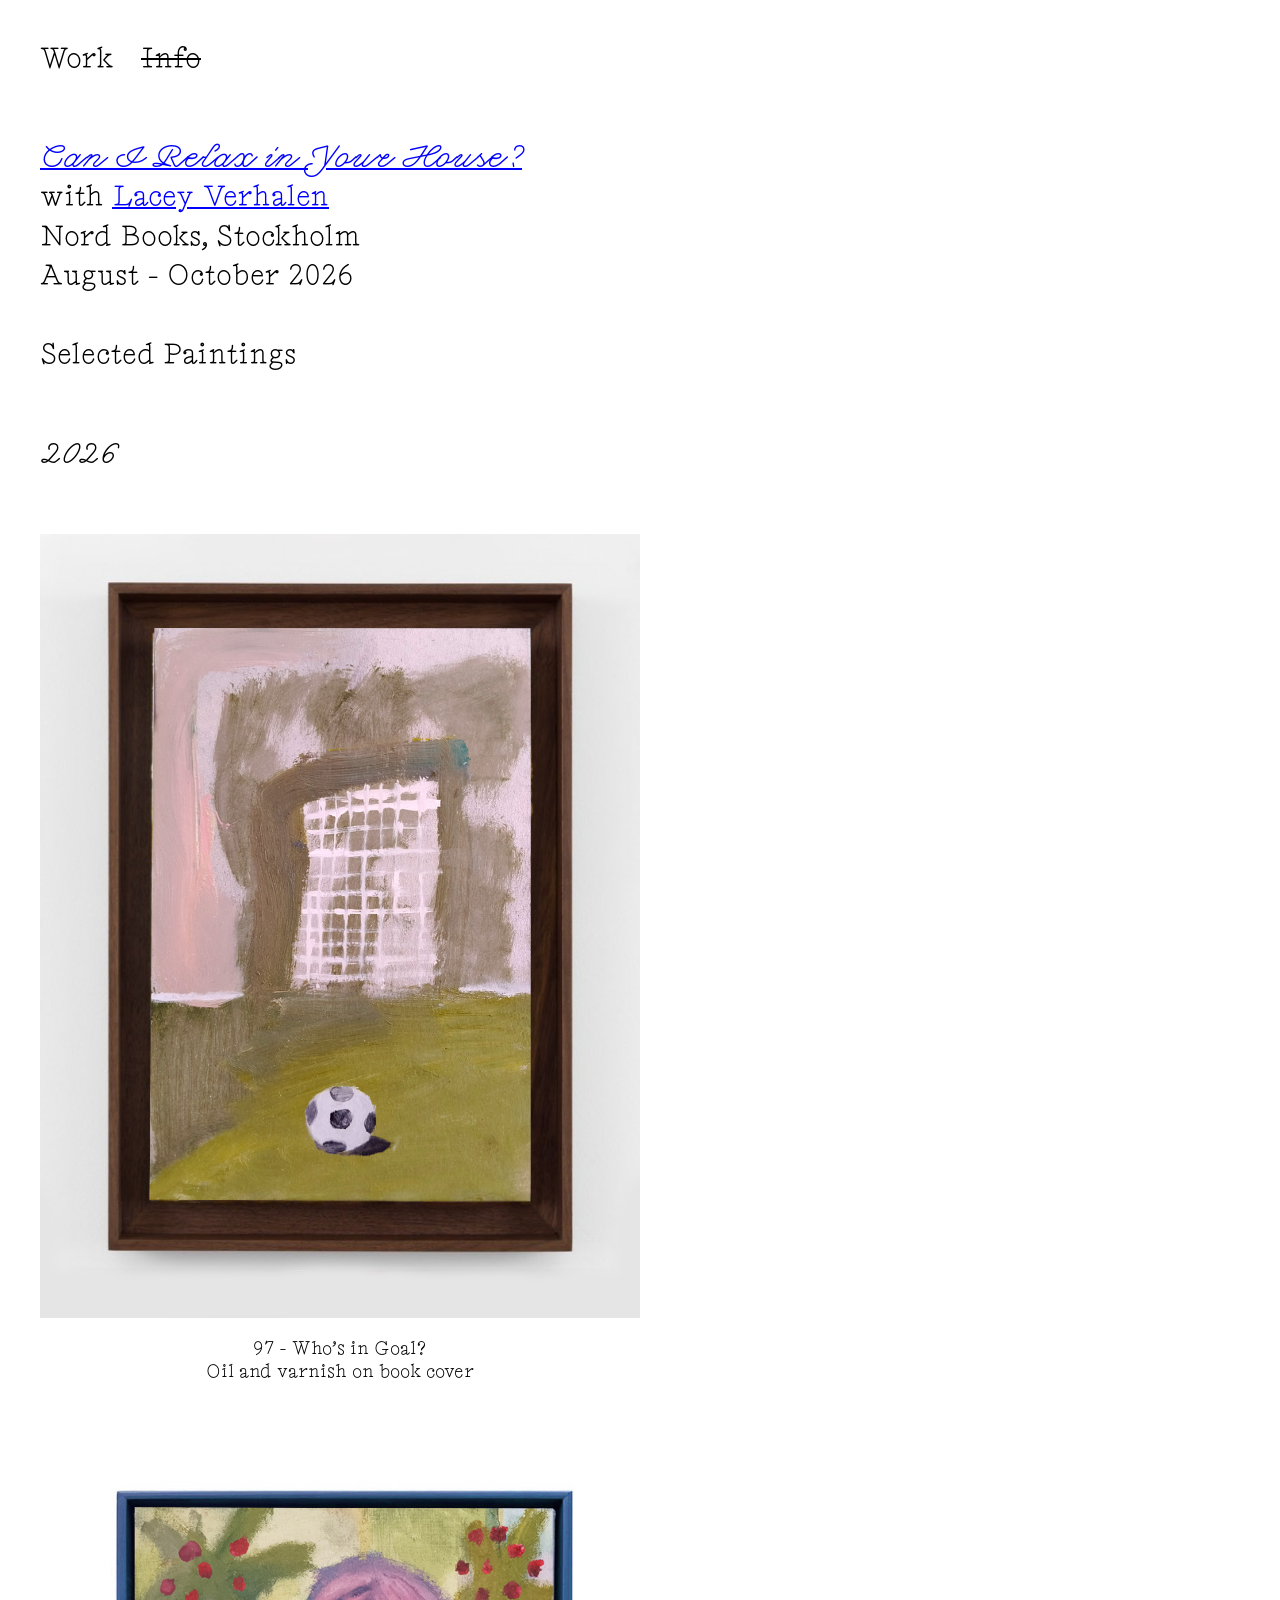
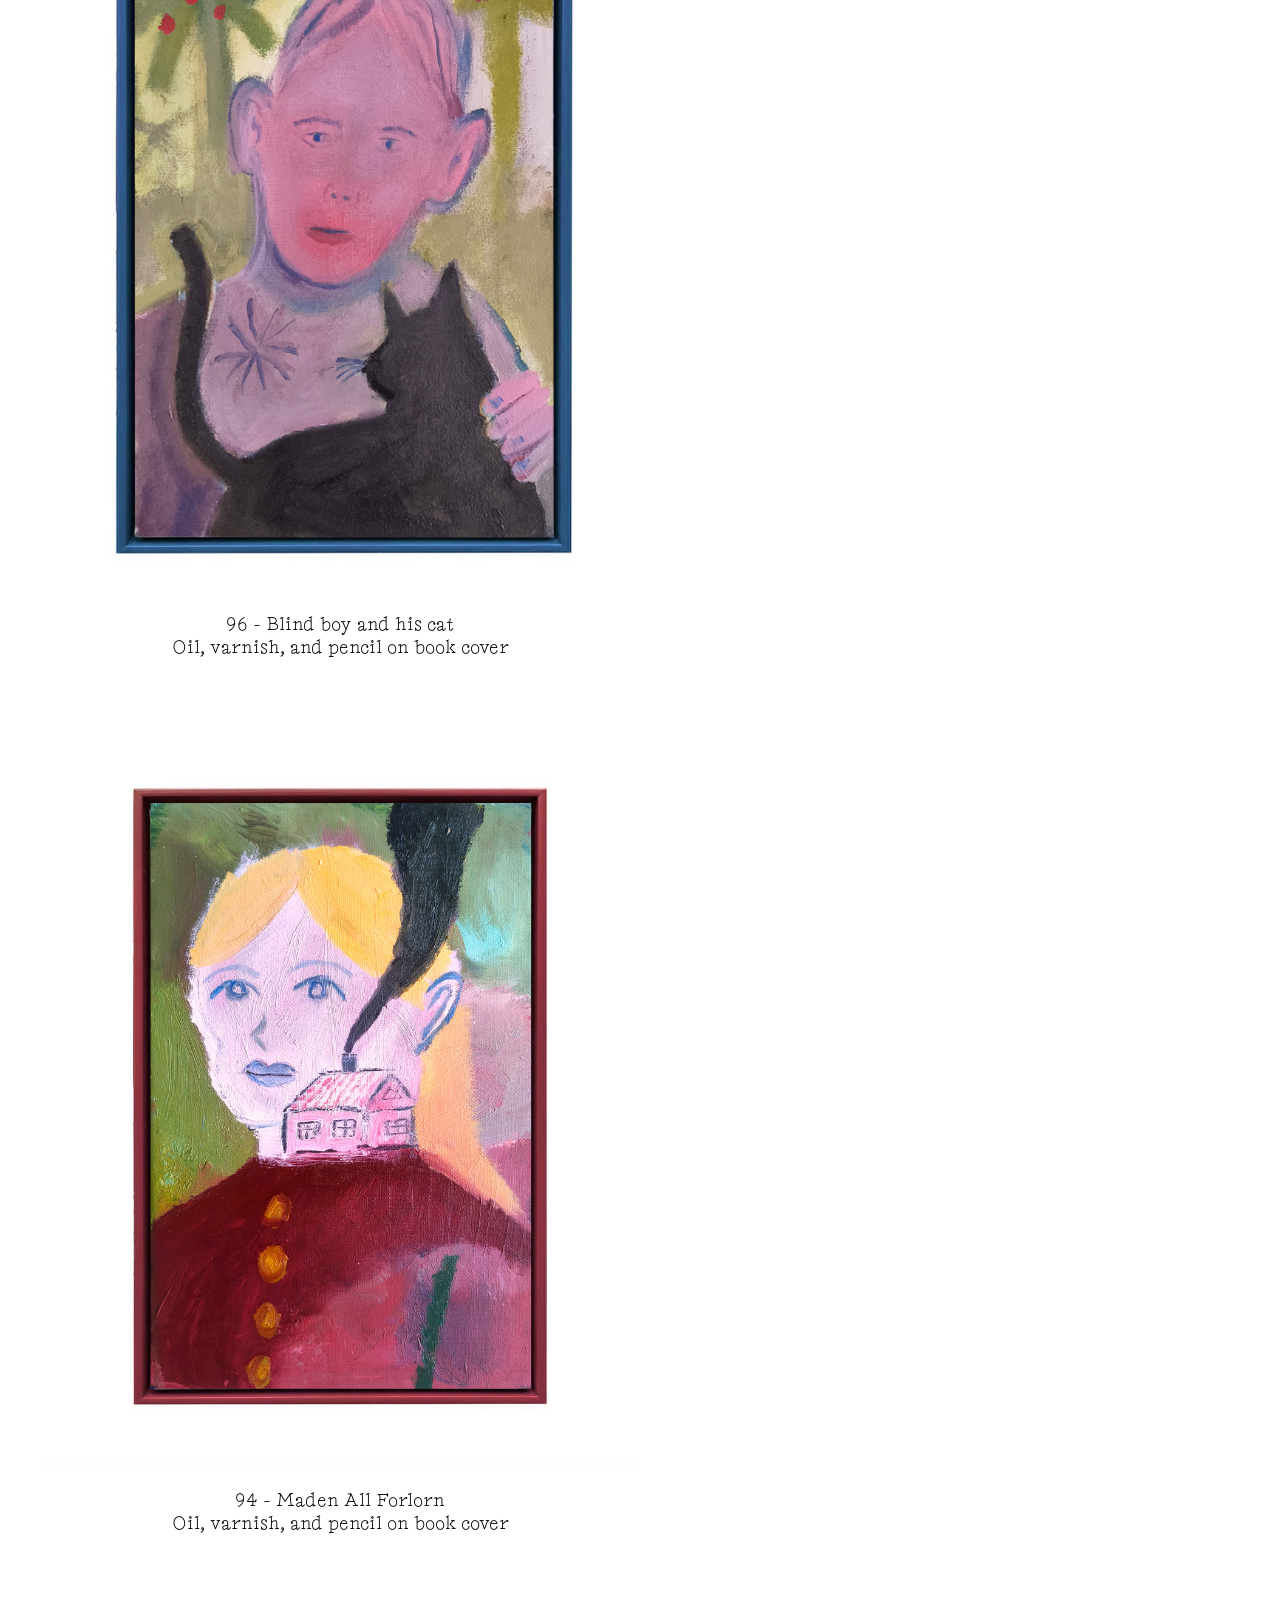
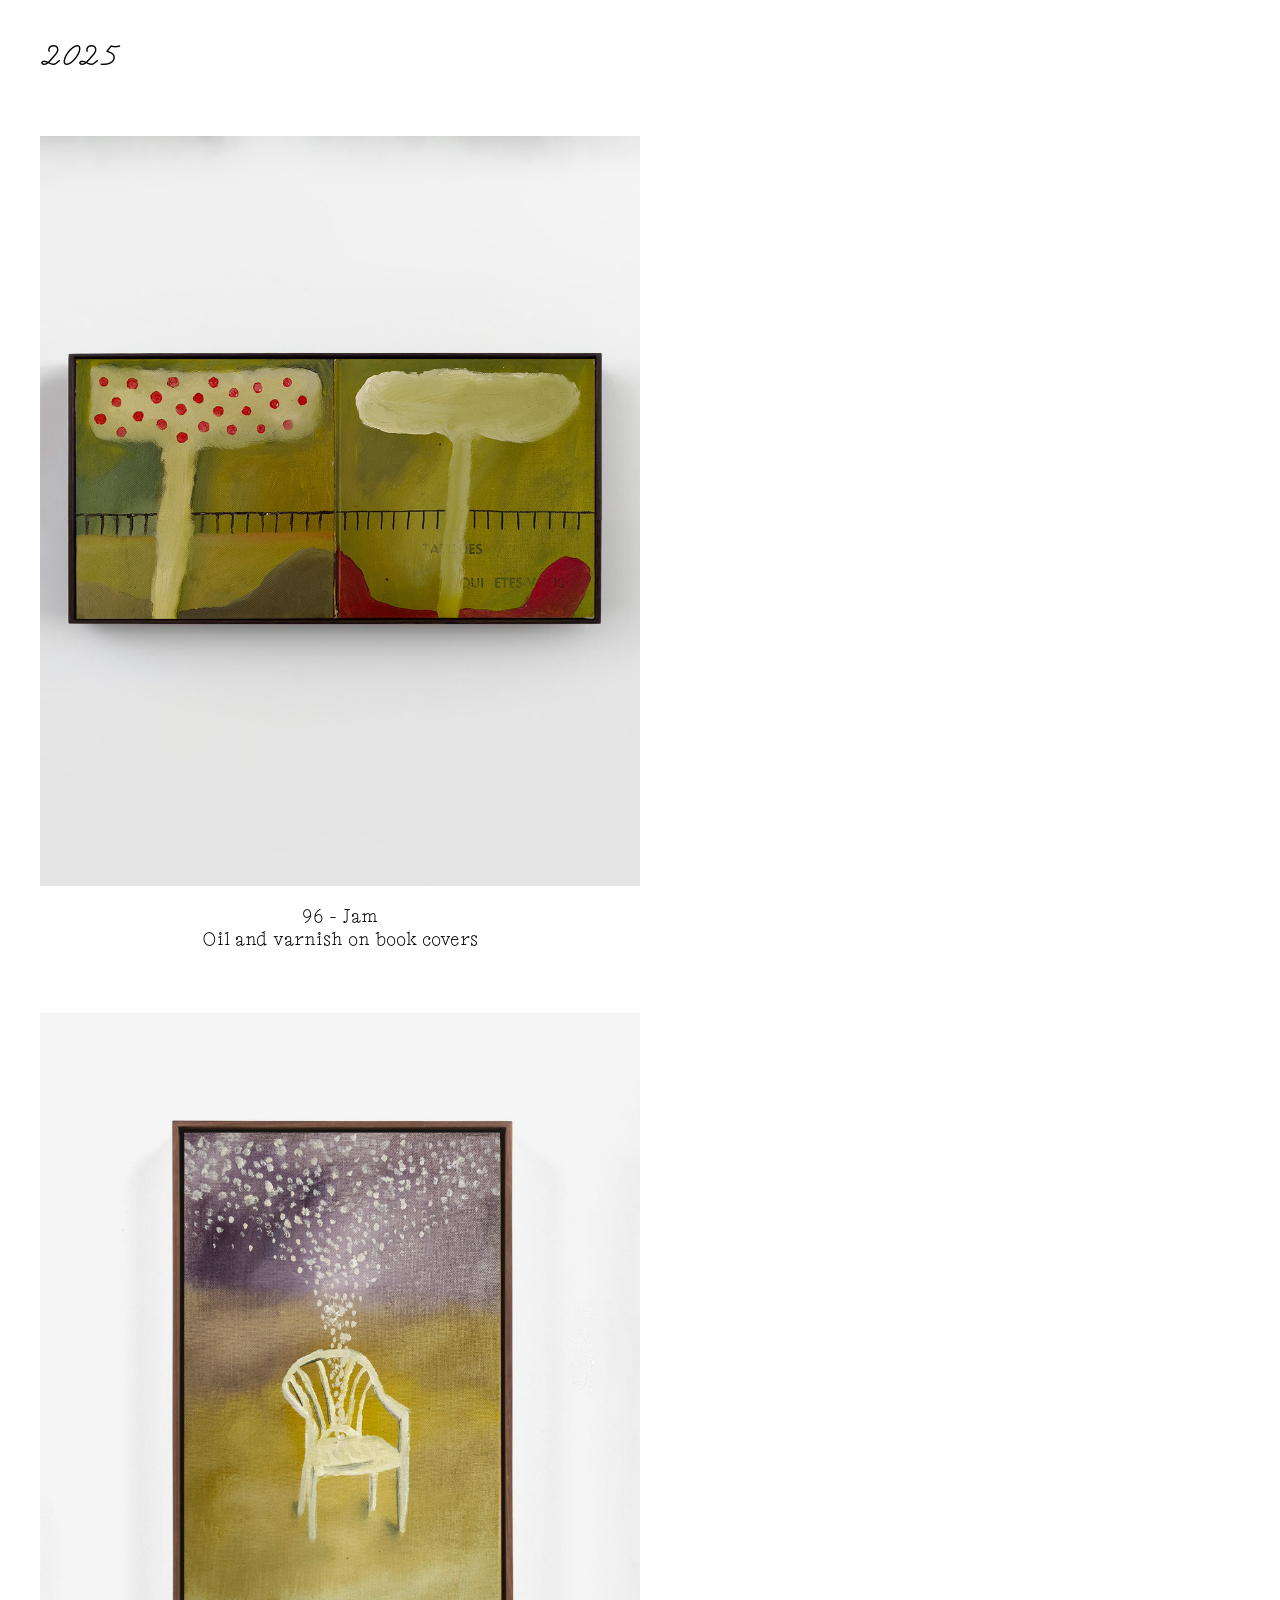
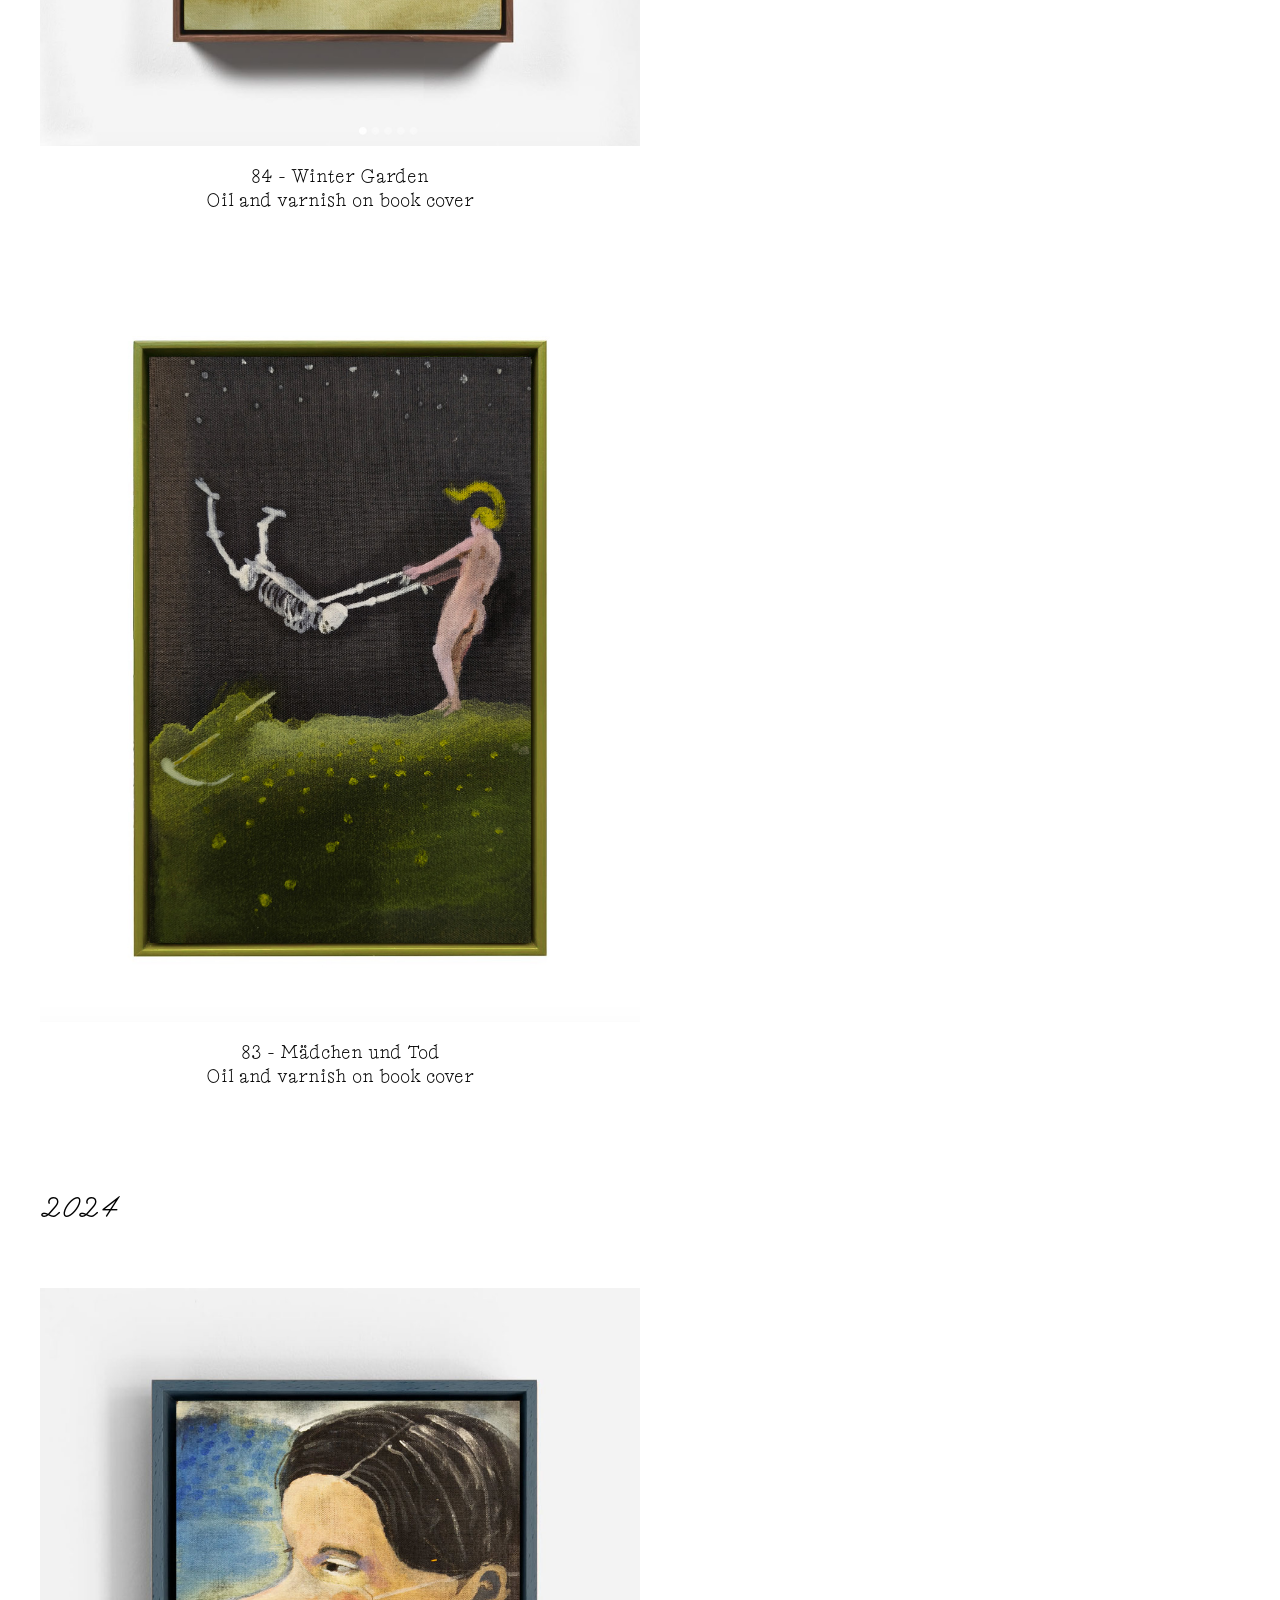
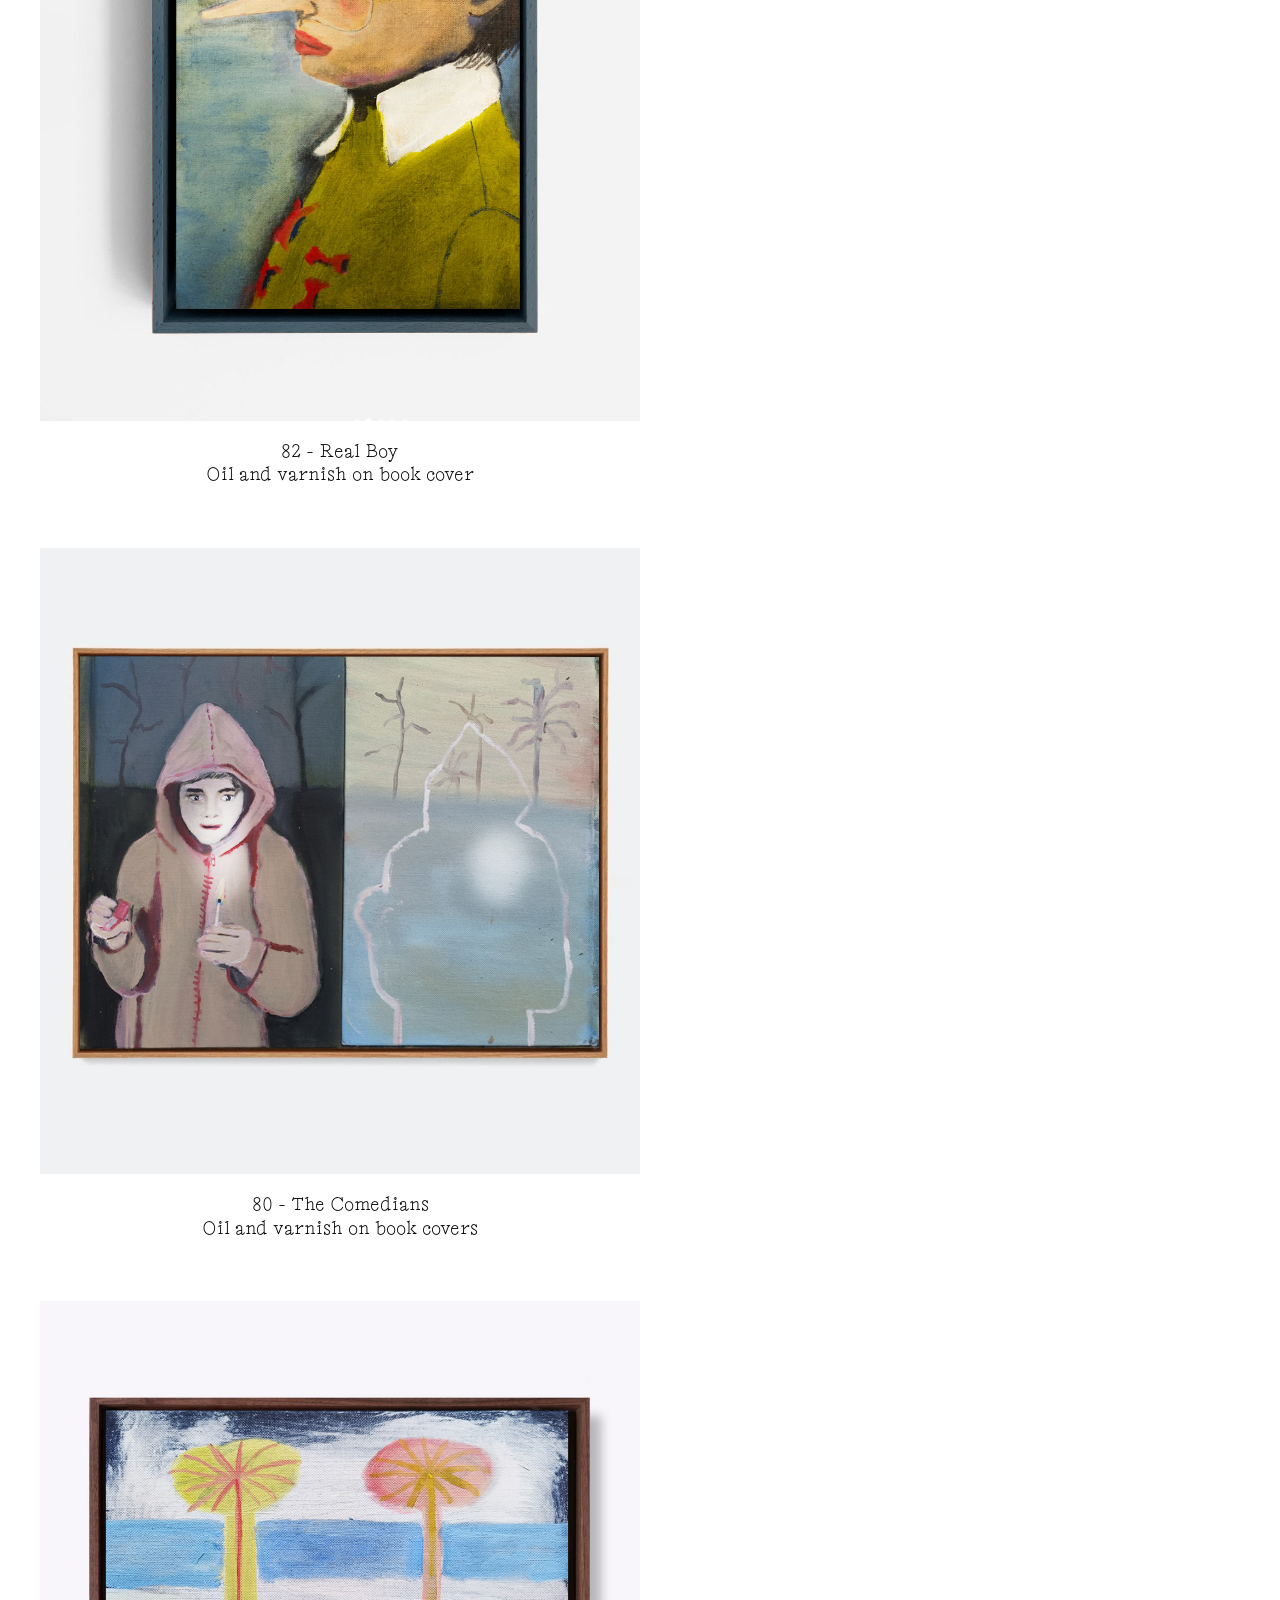
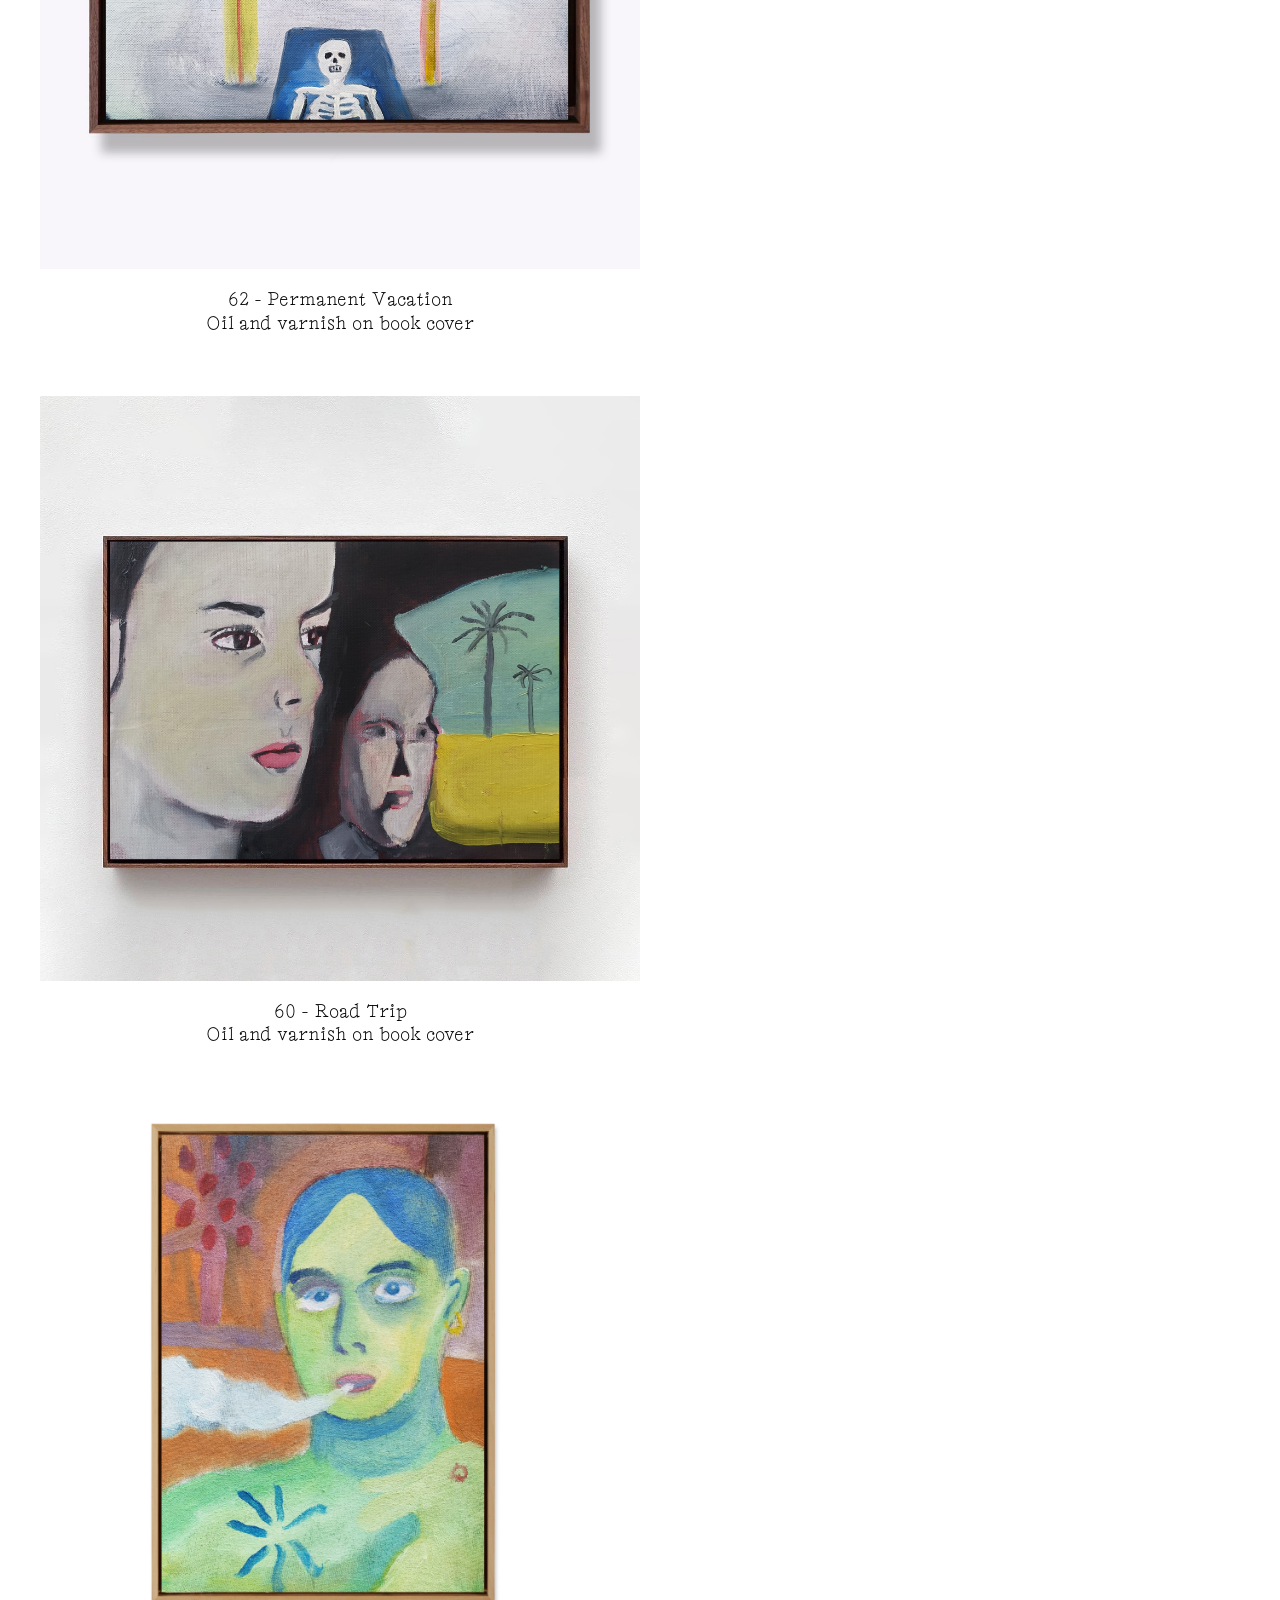
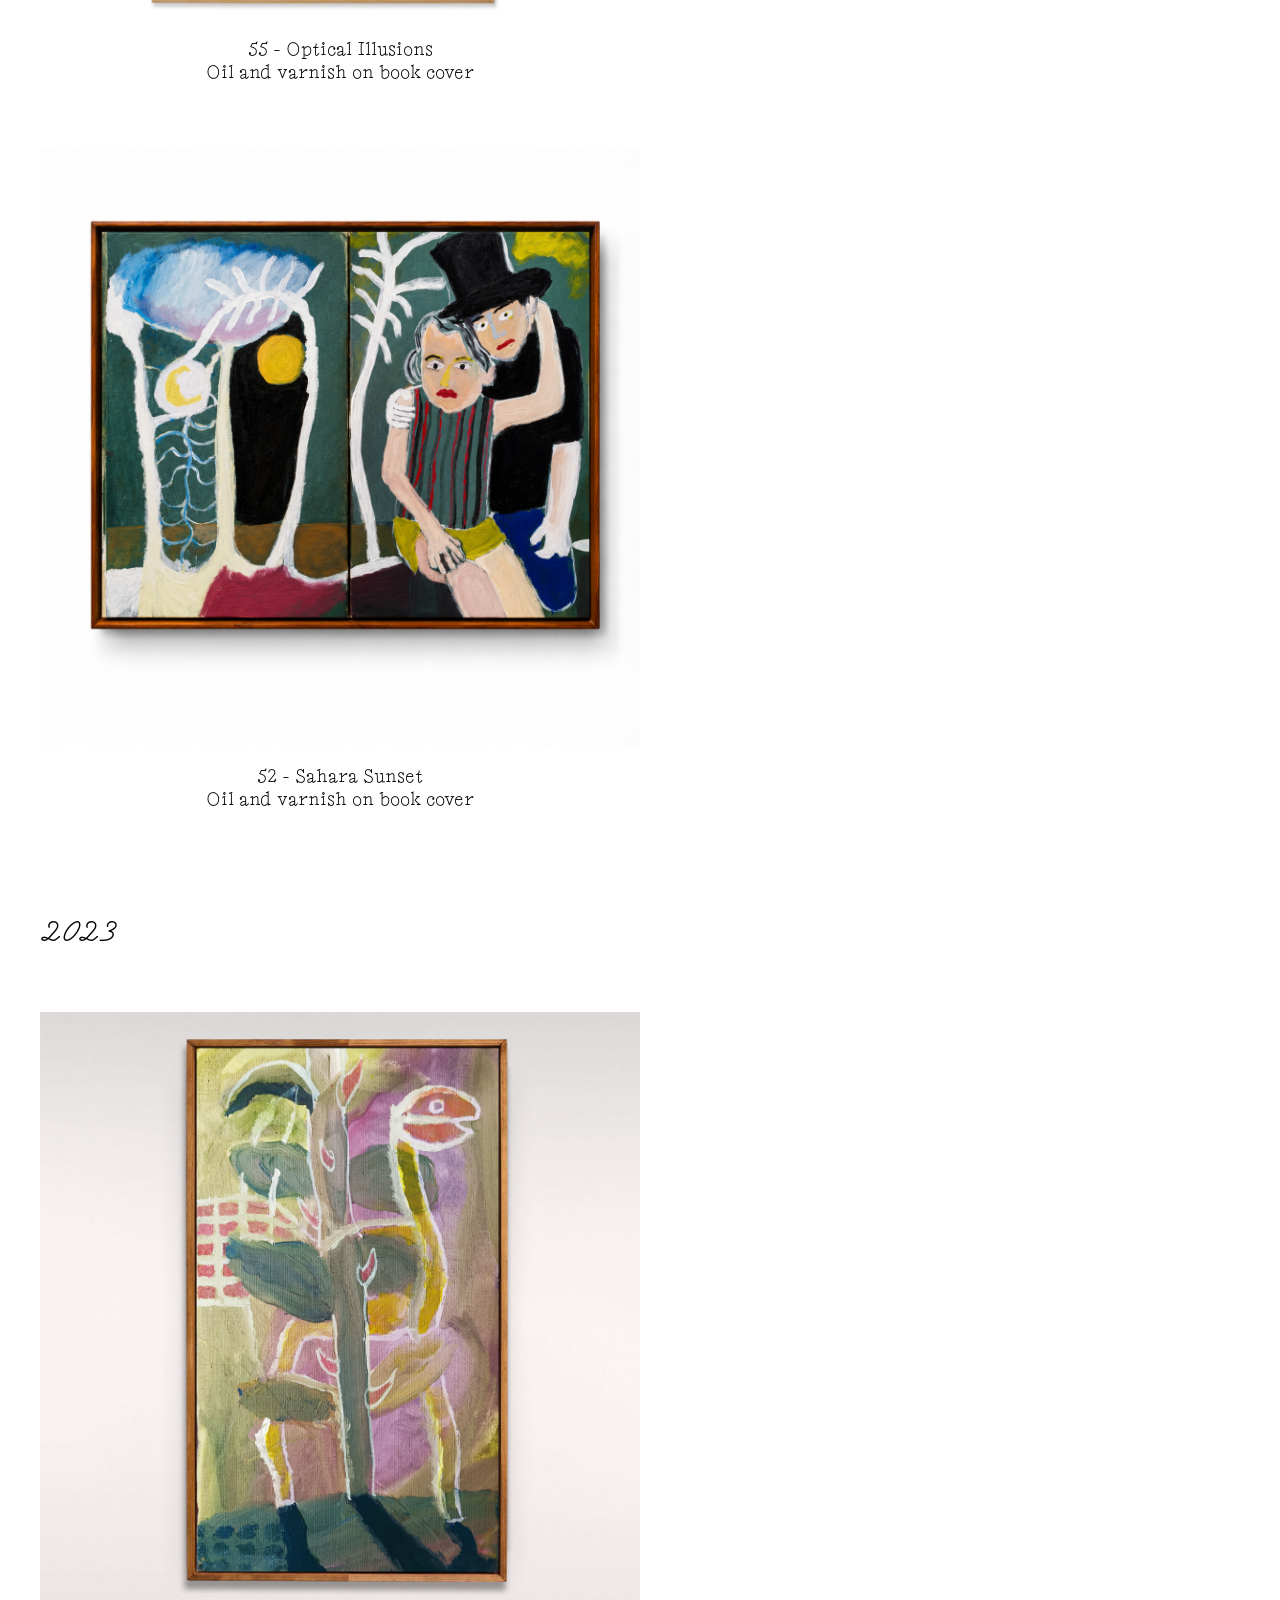
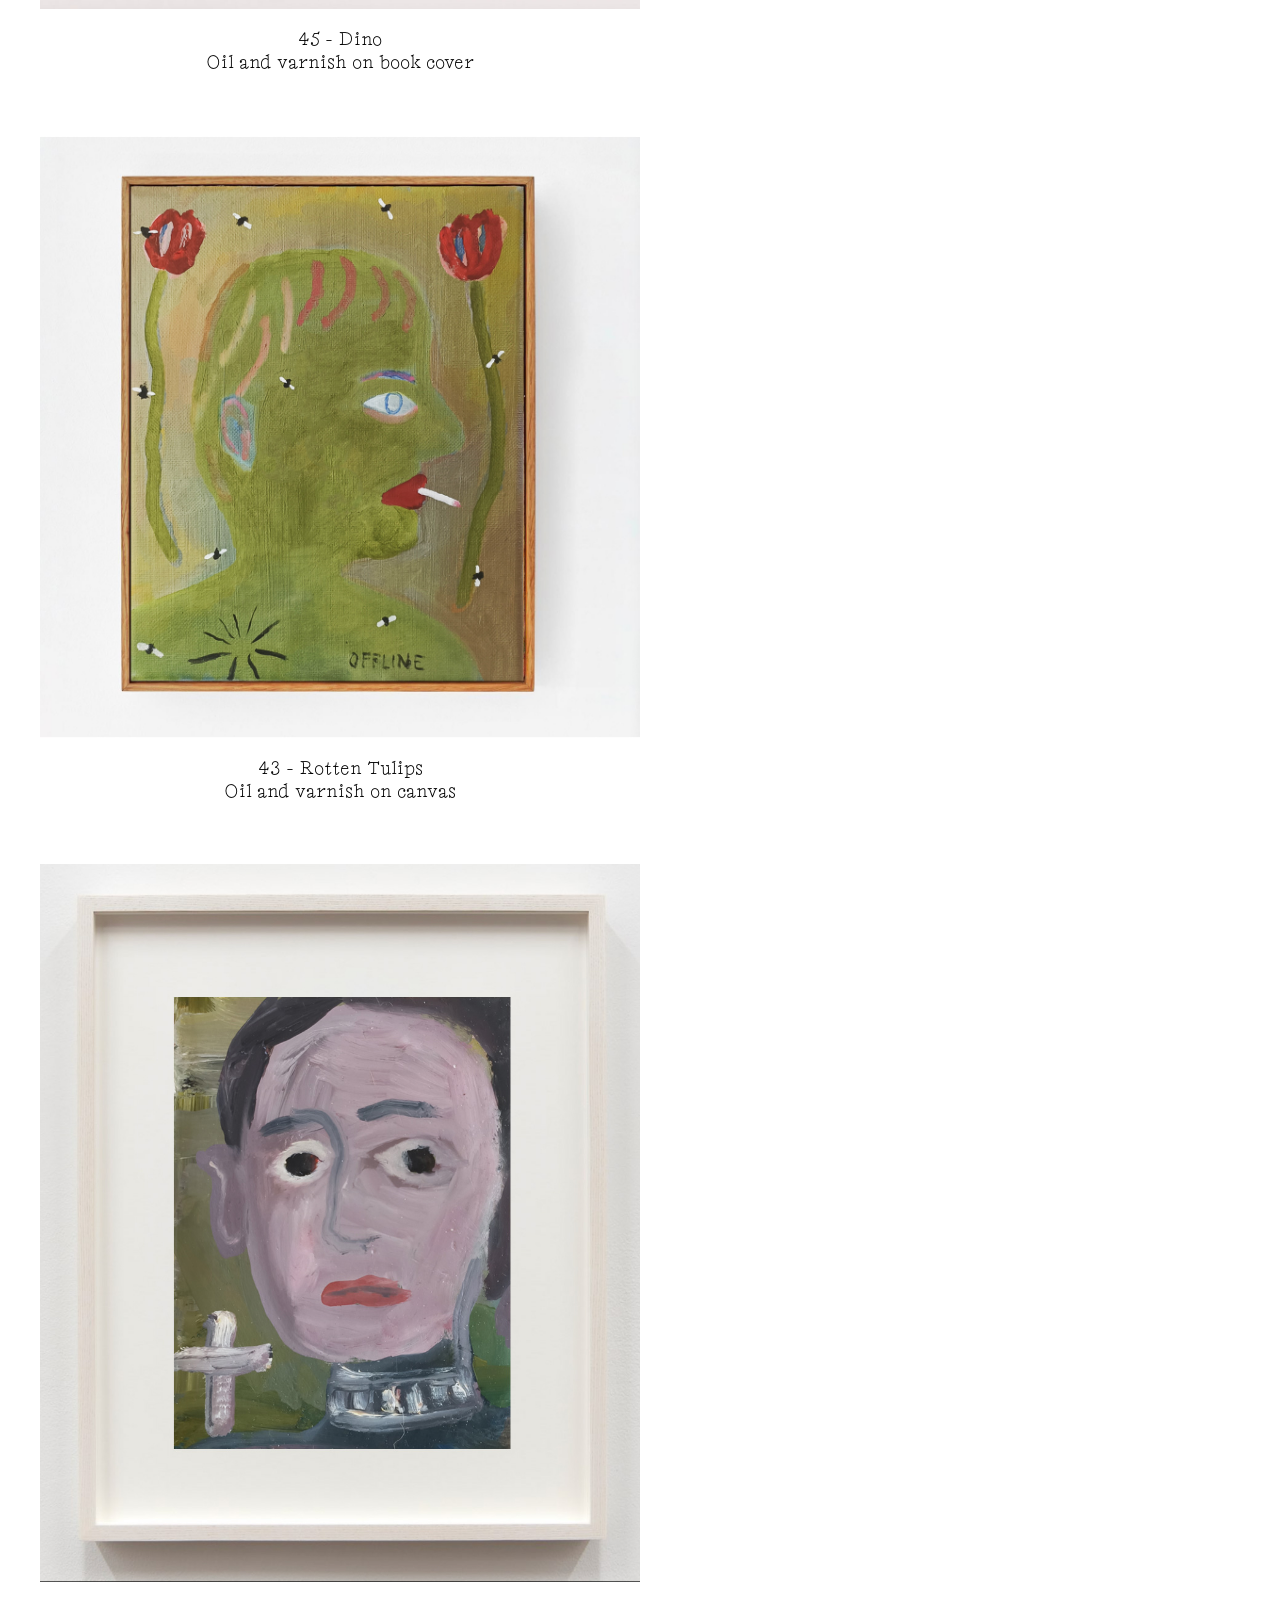
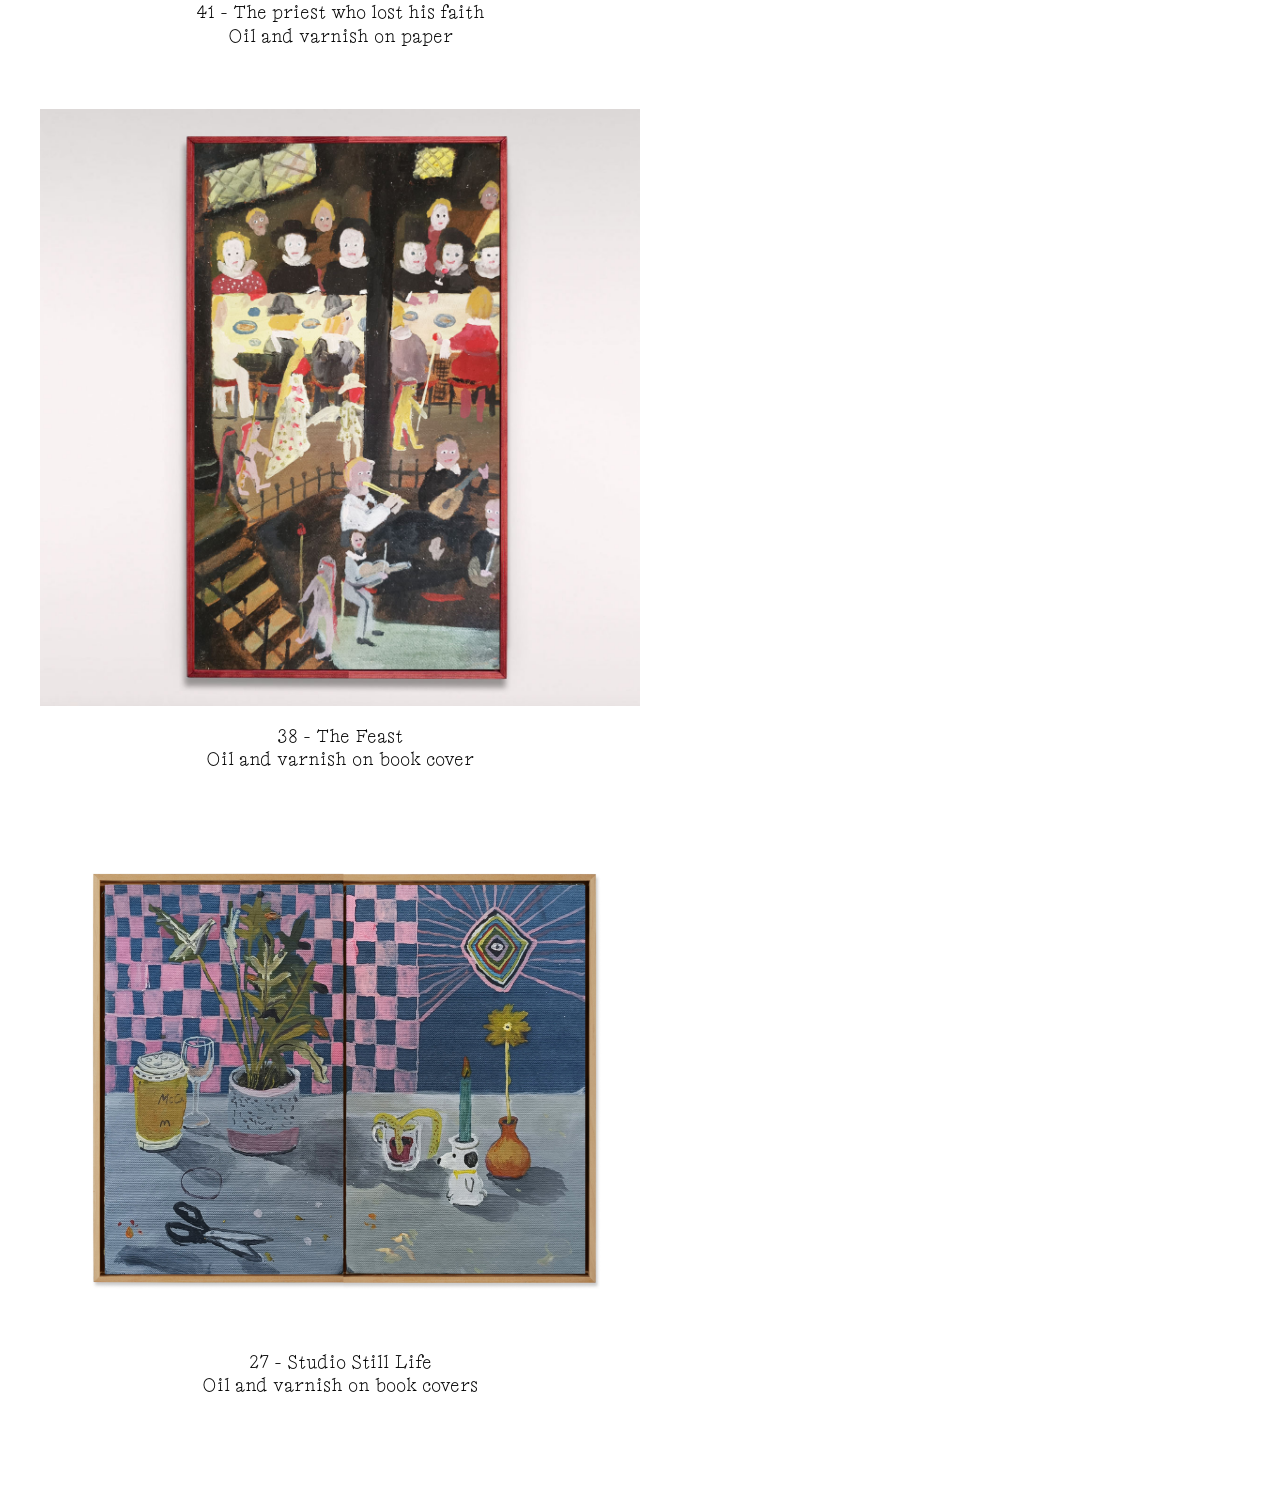
<file: index.html>
<!DOCTYPE html>
<html lang="en">
<head>
  <meta charset="UTF-8">
  <meta name="viewport" content="width=device-width, initial-scale=1.0">
  <title>Alexander Sand - Work</title>
  <link rel="stylesheet" href="styles.css">
</head>
<body>

  <nav>
    <a href="index.html">Work</a>
    <a href="info.html" class="crossed-out">Info</a>
  </nav>

  <main>

<div class="exhibition-item">
  <p><a href="can-I-relax.html"><em class="italic-font">Can I Relax in Your House?</em></a></p>
  <p>with <a href="http://www.laceyverhalen.com" target="_blank" rel="noopener noreferrer">Lacey Verhalen</a></p>
  <p>Nord Books, Stockholm</p>
  <p>August - October 2026</p>
</div>
    
    <div class="section-title">Selected Paintings</div>
    <div class="year-heading" style="margin-top: 60px; margin-bottom: 60px;"><em class="italic-font">2026</em></div>

    <!-- The portfolio container starts here -->
    <div class="portfolio-container">
      
      <div class="artwork-item">
        <img src="97-whos-in-goal.jpg" alt="Who's in Goal?">
        <div class="artwork-caption">
          <span class="caption-size">97 - Who’s in Goal?</span><br>
          Oil and varnish on book cover
        </div>
      </div>

      <div class="artwork-item">
        <img src="96-blind-boy.jpg" alt="Blind Boy">
        <div class="artwork-caption">
          <span class="caption-size">96 - Blind boy and his cat</span><br>
          Oil, varnish, and pencil on book cover
        </div>
      </div>

      <div class="artwork-item">
        <img src="94-maiden-all-forlorn.jpg" alt="Maiden All Forlorn">
        <div class="artwork-caption">
          <span class="caption-size">94 - Maden All Forlorn</span><br>
          Oil, varnish, and pencil on book cover
        </div>
      </div>
          
      <div class="year-heading" style="margin-top: 100px; margin-bottom: 60px;"><em class="italic-font">2025</em></div>
          
      <div class="artwork-item">
        <img src="86-jam-framed.jpg" alt="Jam">
        <div class="artwork-caption">
          <span class="caption-size">96 - Jam</span><br>
          Oil and varnish on book covers
        </div>
      </div>

      <div class="artwork-item">
        <img src="84-winter-garden.jpg" alt="Winter Garden">
        <div class="artwork-caption">
          <span class="caption-size">84 - Winter Garden</span><br>
          Oil and varnish on book cover
        </div>
      </div>

      <div class="artwork-item">
        <img src="83-madchen-und-tod.jpg" alt="Mädchen und tod">
        <div class="artwork-caption">
          <span class="caption-size">83 - Mädchen und Tod</span><br>
          Oil and varnish on book cover
        </div>
      </div>
      
      <div class="year-heading" style="margin-top: 100px; margin-bottom: 60px;"><em class="italic-font">2024</em></div>
          
      <div class="artwork-item">
        <img src="82-real-boy.jpg" alt="Real Boy">
        <div class="artwork-caption">
          <span class="caption-size">82 - Real Boy</span><br>
          Oil and varnish on book cover
        </div>
      </div>

      <div class="artwork-item">
        <img src="80-the-comedians.png" alt="The Comedians">
        <div class="artwork-caption">
          <span class="caption-size">80 - The Comedians</span><br>
          Oil and varnish on book covers
        </div>
      </div>

      <div class="artwork-item">
        <img src="62-permanent-vacation.jpg" alt="Permanent Vacation">
        <div class="artwork-caption">
          <span class="caption-size">62 - Permanent Vacation</span><br>
          Oil and varnish on book cover
        </div>
      </div>

      <div class="artwork-item">
        <img src="60-road trip.jpg" alt="Road Trip">
        <div class="artwork-caption">
          <span class="caption-size">60 - Road Trip</span><br>
          Oil and varnish on book cover
        </div>
      </div>

      <div class="artwork-item">
        <img src="55-optical-illusions.jpg" alt="Optical Illusions">
        <div class="artwork-caption">
          <span class="caption-size">55 - Optical Illusions</span><br>
          Oil and varnish on book cover
        </div>
      </div>

      <div class="artwork-item">
        <img src="52-sahara-sunset.jpg" alt="Sahara Sunset">
        <div class="artwork-caption">
          <span class="caption-size">52 - Sahara Sunset</span><br>
          Oil and varnish on book cover
        </div>
      </div>

       <div class="year-heading" style="margin-top: 100px; margin-bottom: 60px;"><em class="italic-font">2023</em></div>

        <div class="artwork-item">
        <img src="45-dino-framed.jpg" alt="Dino">
        <div class="artwork-caption">
          <span class="caption-size">45 - Dino</span><br>
          Oil and varnish on book cover
        </div>
      </div>
        <div class="artwork-item">
        <img src="43-rotten tulips.jpg" alt="Rotten Tulips">
        <div class="artwork-caption">
          <span class="caption-size">43 - Rotten Tulips</span><br>
          Oil and varnish on canvas
        </div>
      </div>
      <div class="artwork-item">
        <img src="41-priest.jpg" alt="Priest">
        <div class="artwork-caption">
          <span class="caption-size">41 - The priest who lost his faith</span><br>
          Oil and varnish on paper
        </div>
      </div>
         <div class="artwork-item">
        <img src="38-feast.jpg" alt="Feast">
        <div class="artwork-caption">
          <span class="caption-size">38 - The Feast</span><br>
          Oil and varnish on book cover
        </div>
      </div>
            <div class="artwork-item">
        <img src="27-studio-still-life.jpg" alt="Studio">
        <div class="artwork-caption">
          <span class="caption-size">27 - Studio Still Life</span><br>
          Oil and varnish on book covers
        </div>
      </div>
      

    </div> <!-- The portfolio container now properly closes here at the end -->
      
  </main>

<script>
  // Target layout elements AND text-formatting elements like em, i, and .italic-font
  const textContainers = document.querySelectorAll('nav a, .section-title, .year-heading, .bio-text, .contact-info, .exhibition-section h2, .exhibition-type, .exhibition-item p, .artwork-caption, em, i, .italic-font');

  textContainers.forEach(container => {
    Array.from(container.childNodes).forEach(node => {
      // Process text nodes directly inside targeted elements safely
      if (node.nodeType === Node.TEXT_NODE && node.textContent.trim() !== '') {
        // Splits by words while capturing spaces to preserve formatting
        const words = node.textContent.split(/(\s+)/);
        
        const spanWords = words.map(word => {
          // If it's a space or whitespace, keep it as-is without a span
          if (word.trim() === '') return word;
          // Wrap individual words in the hover-word class
          return `<span class="hover-word">${word}</span>`;
        });
        
        const placeholder = document.createElement('span');
        placeholder.innerHTML = spanWords.join('');
        node.parentNode.insertBefore(placeholder, node);
        node.parentNode.removeChild(node);
      }
    });
  });

  // Assign the random color on hover
  document.addEventListener('mouseover', function(e) {
    if (e.target.classList.contains('hover-word')) {
      const randomColor = '#' + Math.floor(Math.random()*16777215).toString(16).padStart(6, '0');
      e.target.style.color = randomColor;
    }
  });

  // Reset the color when moving away
  document.addEventListener('mouseout', function(e) {
    if (e.target.classList.contains('hover-word')) {
      e.target.style.color = '';
    }
  });
</script>
</body>
</html>
</file>
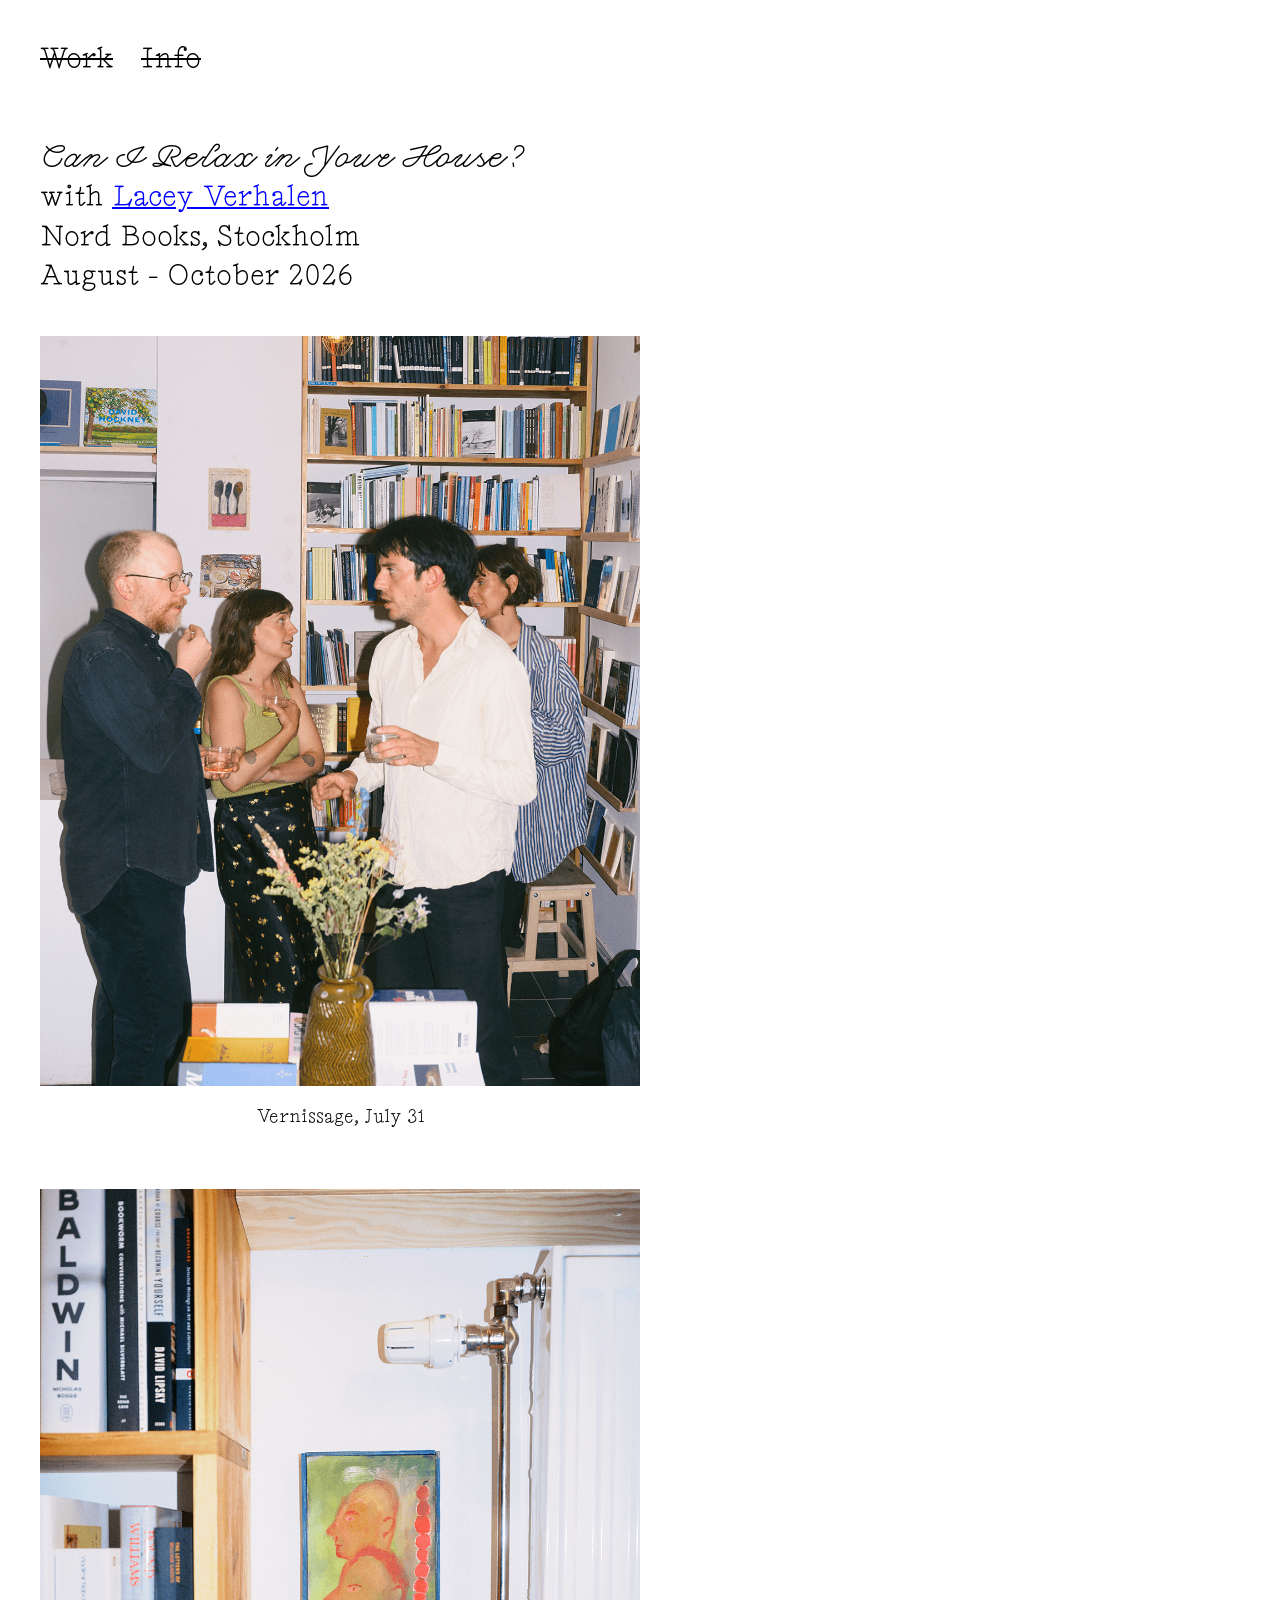
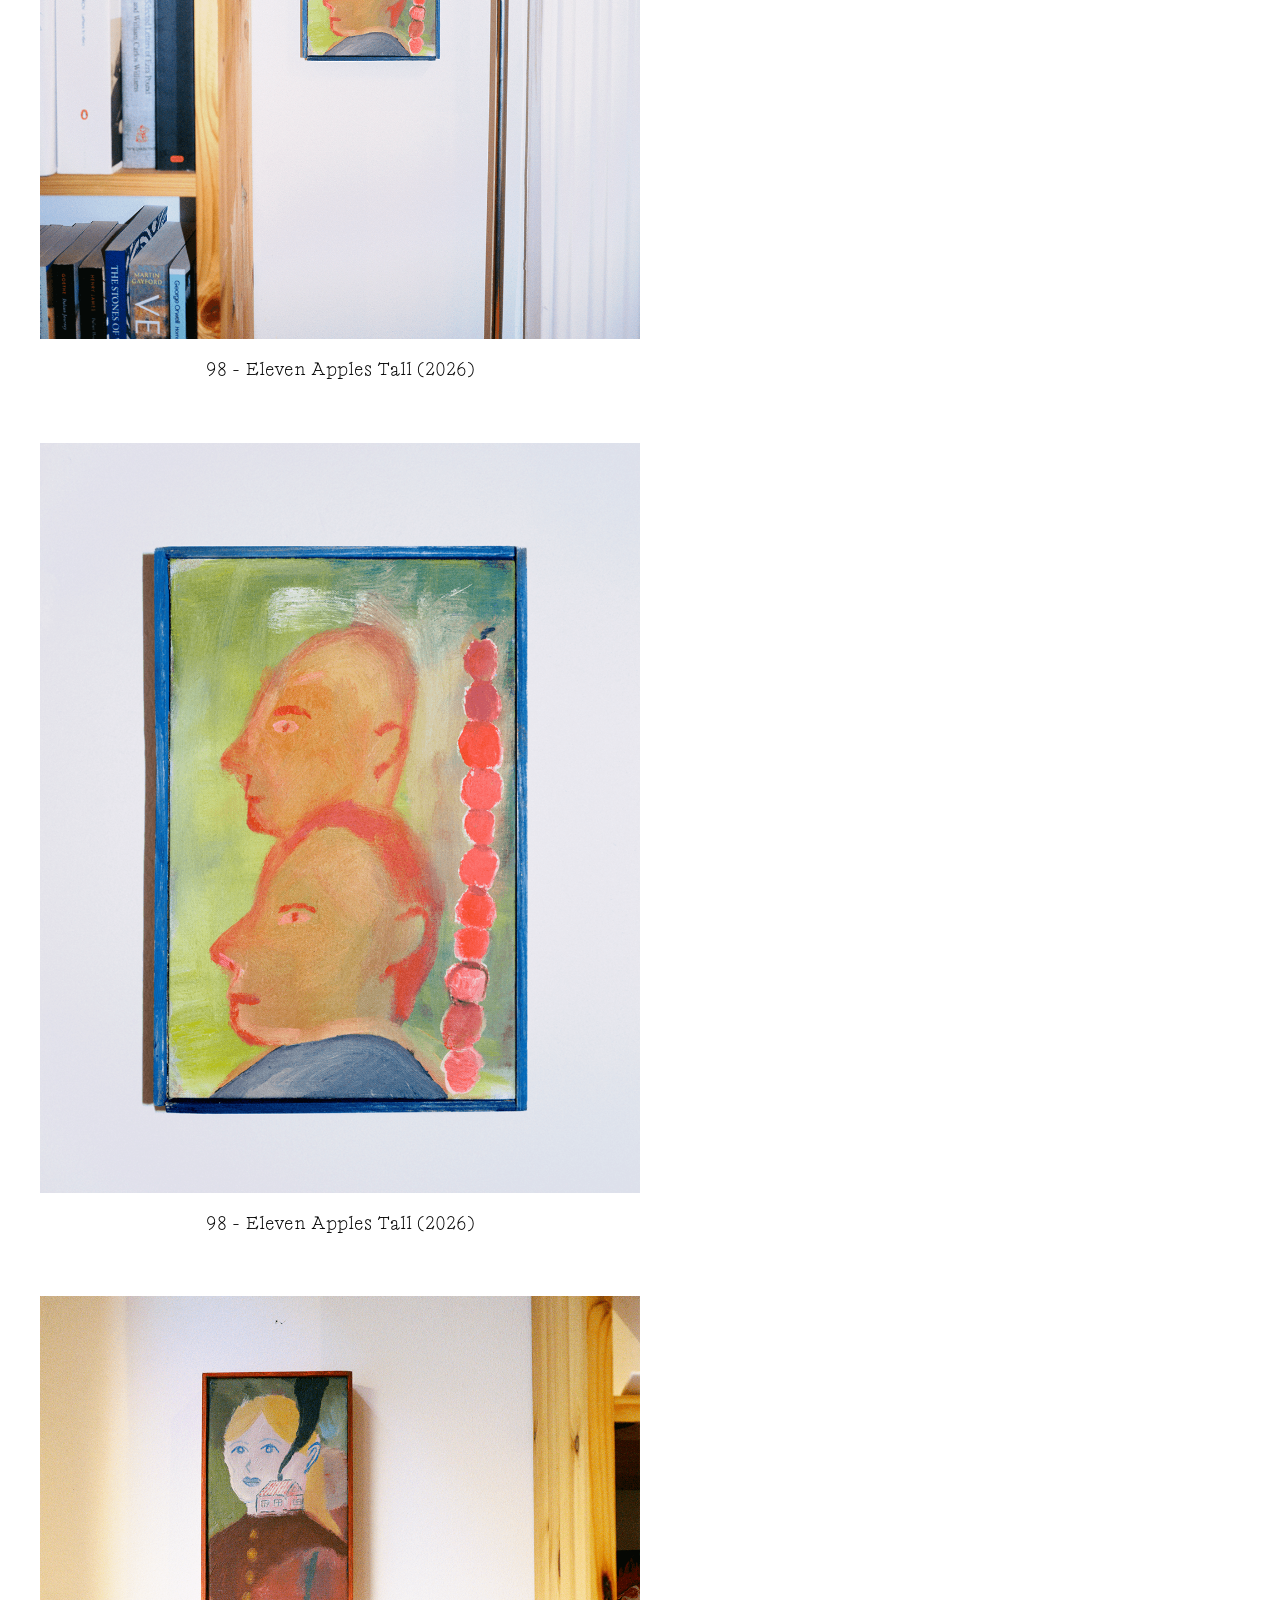
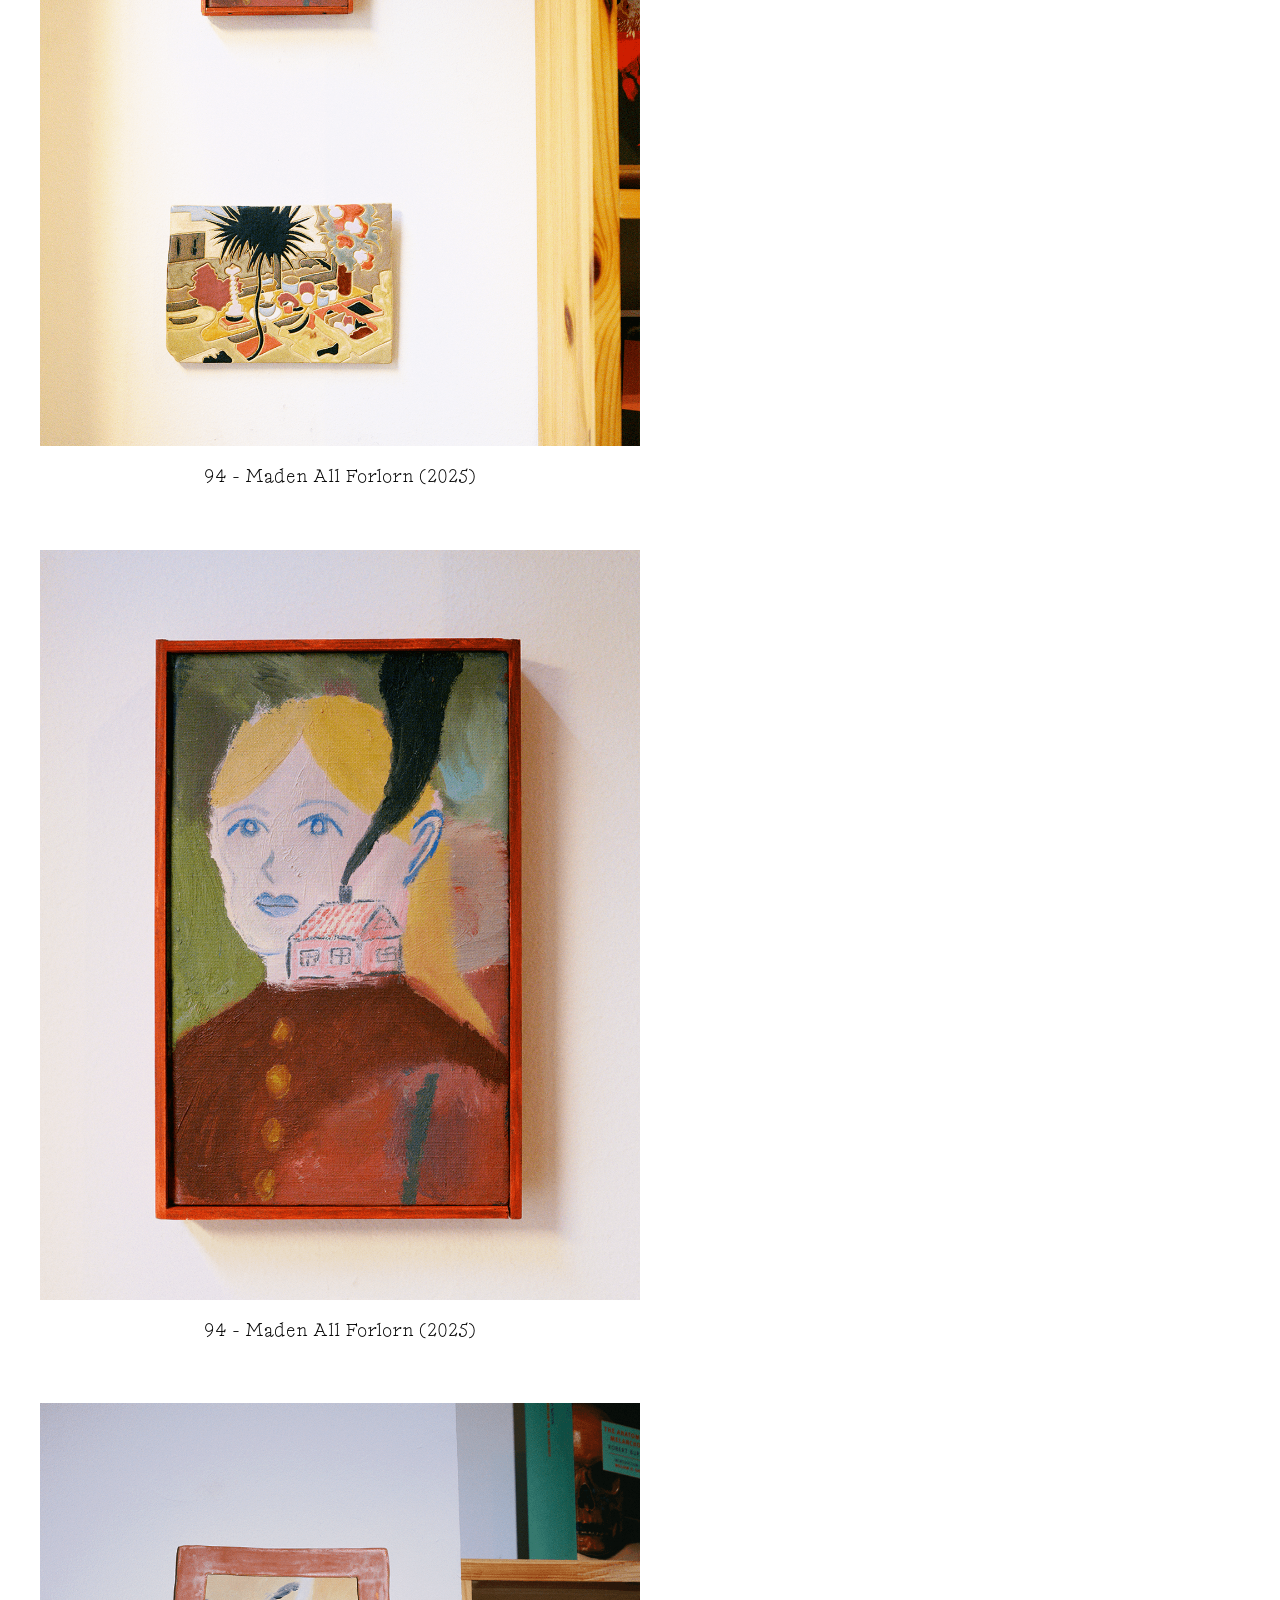
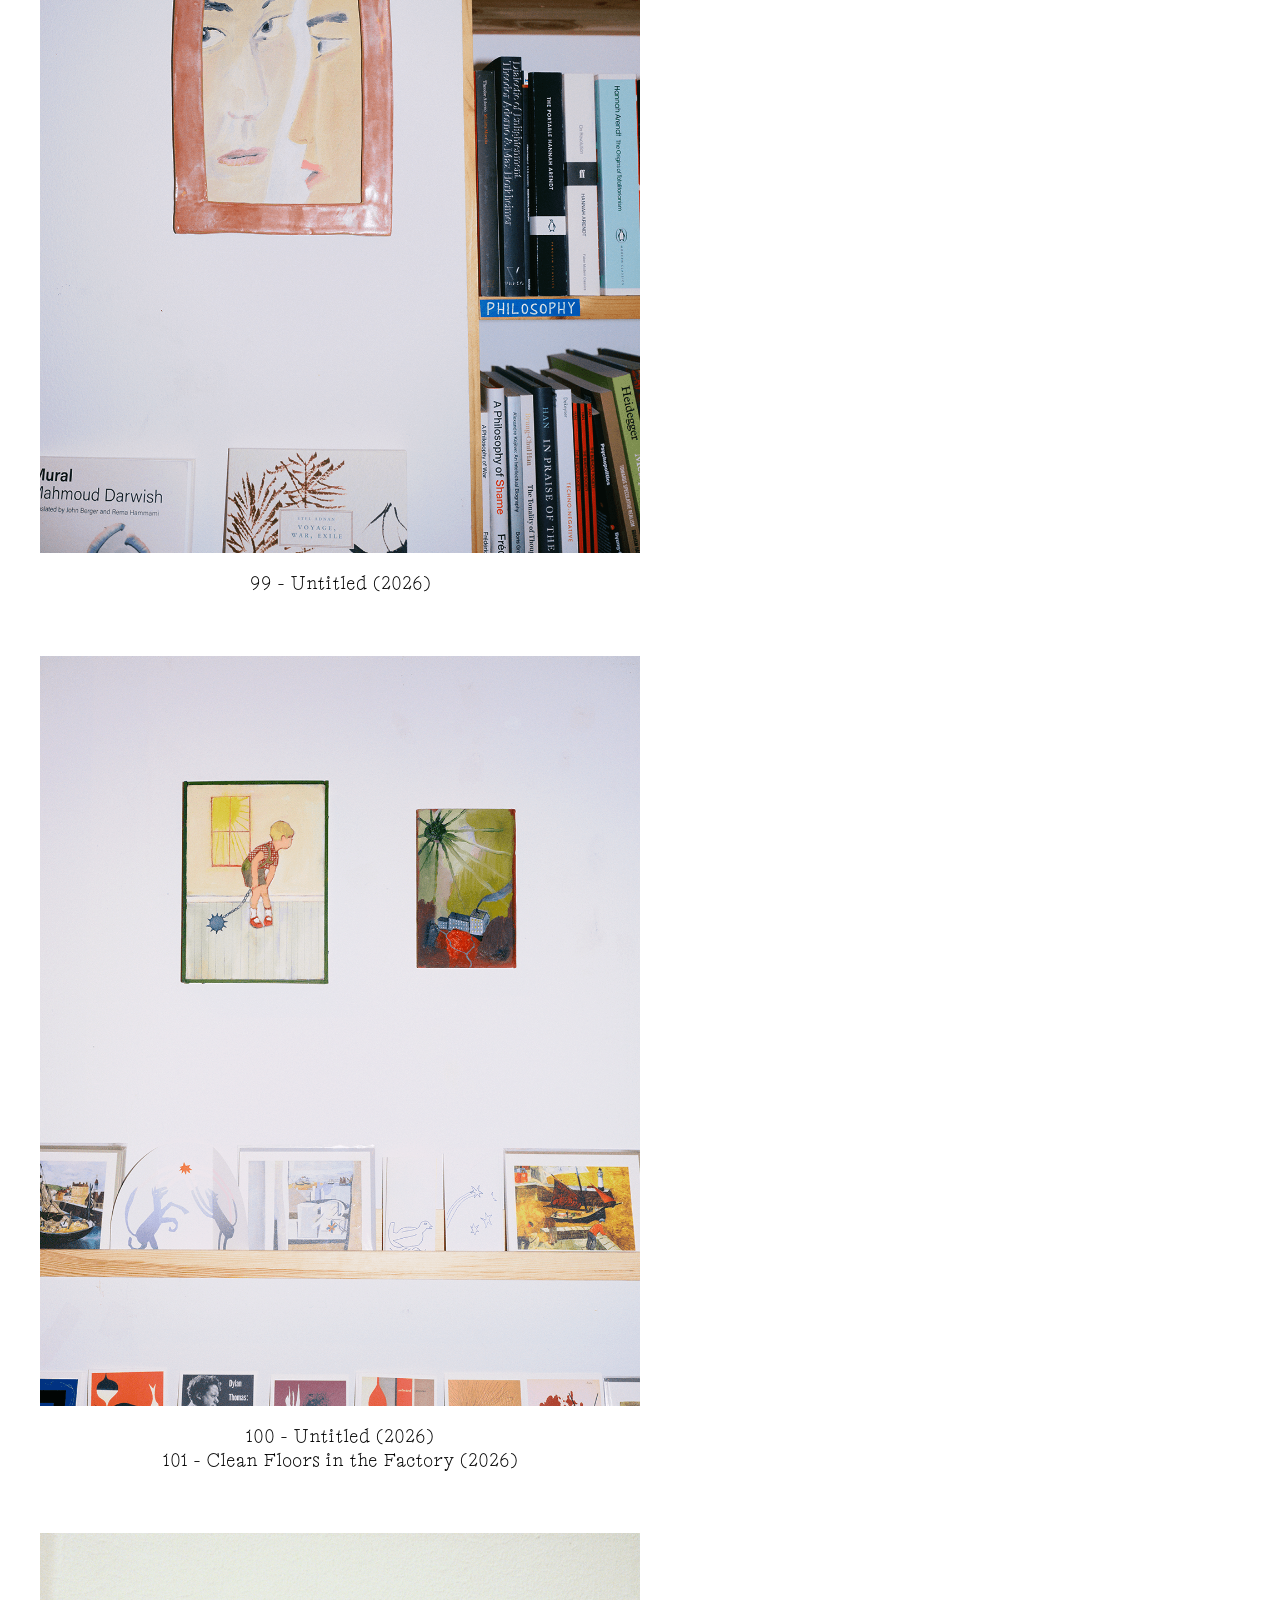
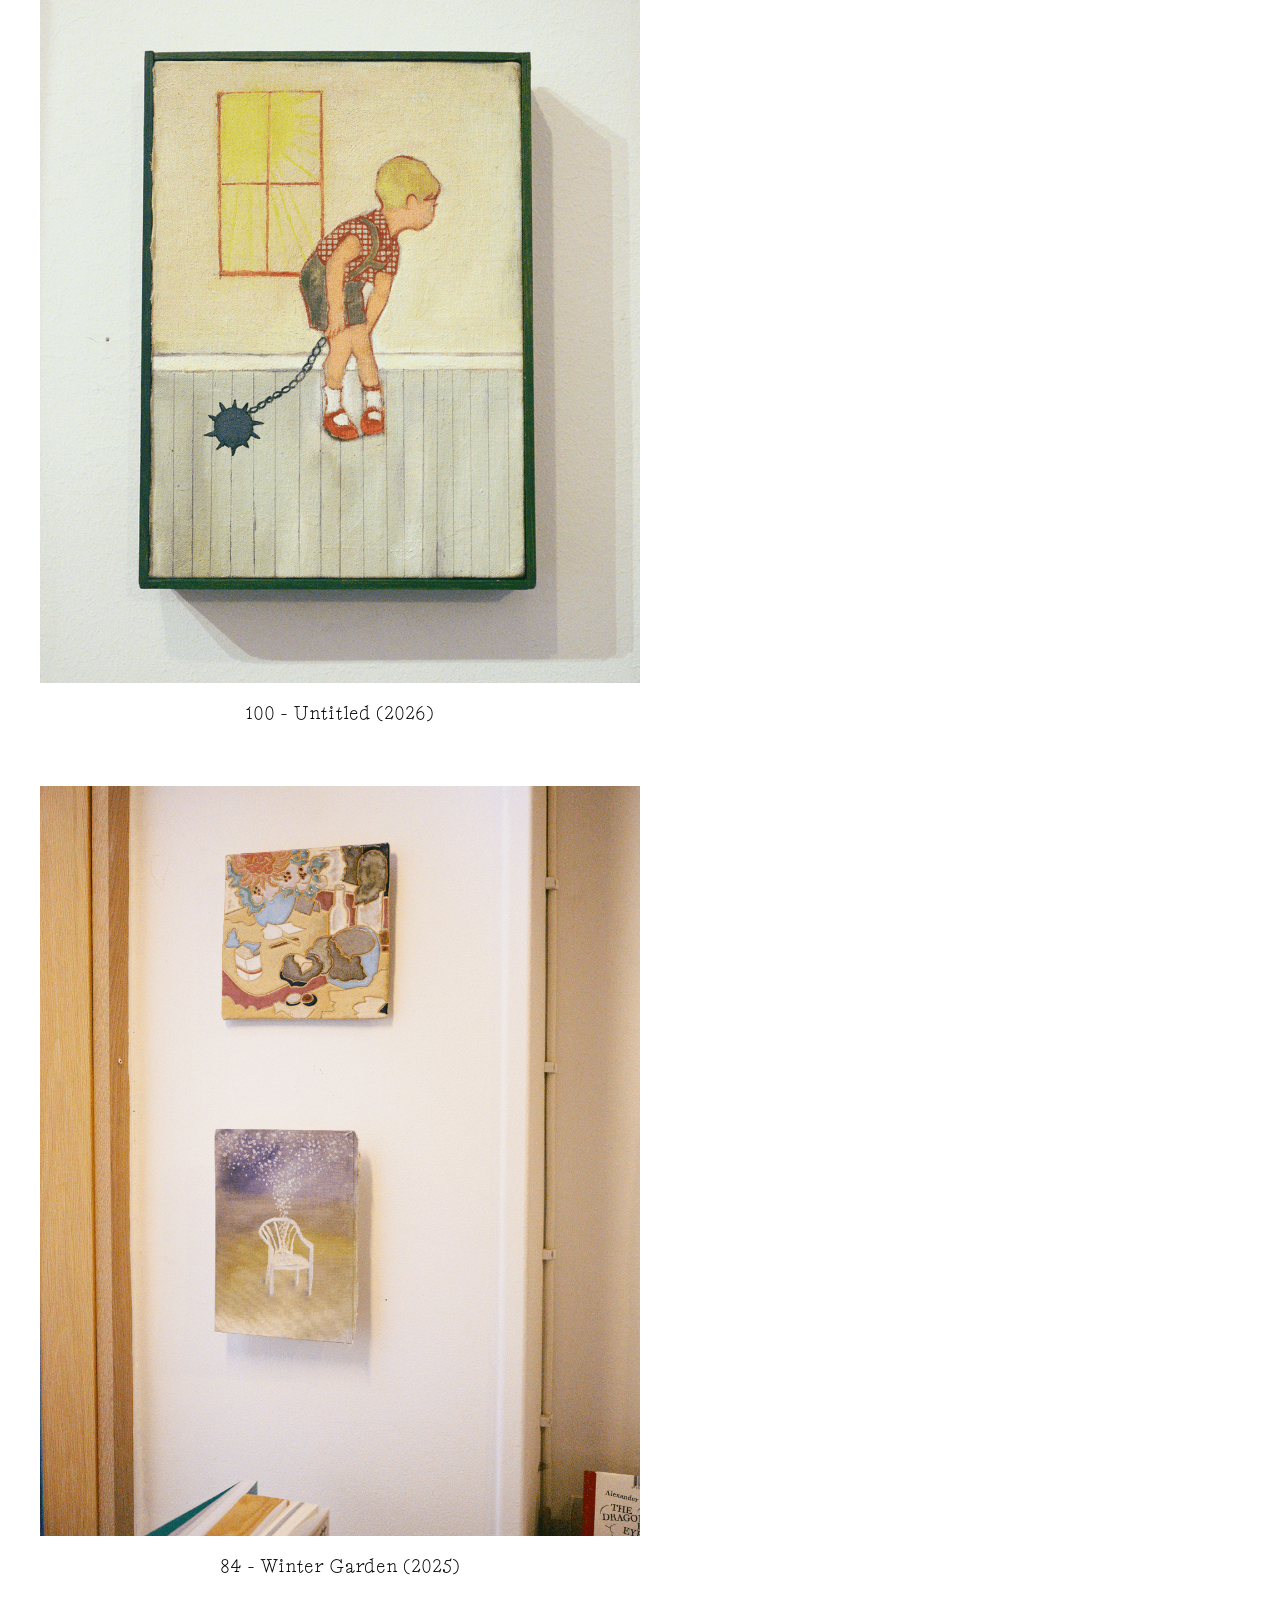
<file: can-I-relax.html>
<!DOCTYPE html>
<html lang="en">
<head>
  <meta charset="UTF-8">
  <meta name="viewport" content="width=device-width, initial-scale=1.0">
  <title>Can I Relax In Your House?</title>
  <link rel="stylesheet" href="styles.css">
</head>
<body>

  <nav>
    <a href="index.html" class="crossed-out">Work</a>
    <a href="info.html" class="crossed-out">Info</a>
  </nav>

  <main>
    <div class="section-title">
      <em class="italic-font">Can I Relax in Your House?</em><br>
      with <a href="http://www.laceyverhalen.com" target="_blank" rel="noopener noreferrer">Lacey Verhalen</a><br>
      Nord Books, Stockholm<br>
      August - October 2026
    </div>
  </main>
  
  <div class="portfolio-container">
    
    <div class="artwork-item">
        <img src="can-I-1.png">
        <div class="artwork-caption">
          <span class="caption-size">Vernissage, July 31</span>
        </div>
      </div>

           <div class="artwork-item">
        <img src="can-I-2.png">
        <div class="artwork-caption">
          <span class="caption-size">98 - Eleven Apples Tall (2026)</span>
        </div>
      </div>

         <div class="artwork-item">
        <img src="can-I-3.png">
        <div class="artwork-caption">
          <span class="caption-size">98 - Eleven Apples Tall (2026)</span>
        </div>
      </div>

        <div class="artwork-item">
        <img src="can-I-4.png">
        <div class="artwork-caption">
          <span class="caption-size">94 - Maden All Forlorn (2025)</span>
        </div>
      </div>

        <div class="artwork-item">
        <img src="can-I-5.png">
        <div class="artwork-caption">
          <span class="caption-size">94 - Maden All Forlorn (2025)</span>
        </div>
      </div>

           <div class="artwork-item">
        <img src="can-I-6.png">
        <div class="artwork-caption">
          <span class="caption-size">99 - Untitled (2026)</span>
        </div>
      </div>

          <div class="artwork-item">
        <img src="can-I-7.png">
        <div class="artwork-caption">
          <span class="caption-size">100 - Untitled (2026)</span></br>
          101 - Clean Floors in the Factory (2026)
      </div>
      </div>

           <div class="artwork-item">
        <img src="can-I-8.png">
        <div class="artwork-caption">
          <span class="caption-size">100 - Untitled (2026)</span>
             </div>
      </div>

          <div class="artwork-item">
        <img src="can-I-9.png">
        <div class="artwork-caption">
          <span class="caption-size">84 - Winter Garden (2025)</span>
             </div>
      </div>
         
        </div>
            
      </div>

    

    

</div> 

<script>
  // Target layout elements AND text-formatting elements like em, i, and .italic-font
  const textContainers = document.querySelectorAll('nav a, .section-title, .year-heading, .bio-text, .contact-info, .exhibition-section h2, .exhibition-type, .exhibition-item p, .artwork-caption, em, i, .italic-font');

  textContainers.forEach(container => {
    Array.from(container.childNodes).forEach(node => {
      // Process text nodes directly inside targeted elements safely
      if (node.nodeType === Node.TEXT_NODE && node.textContent.trim() !== '') {
        // Splits by words while capturing spaces to preserve formatting
        const words = node.textContent.split(/(\s+)/);
        
        const spanWords = words.map(word => {
          // If it's a space or whitespace, keep it as-is without a span
          if (word.trim() === '') return word;
          // Wrap individual words in the hover-word class
          return `<span class="hover-word">${word}</span>`;
        });
        
        const placeholder = document.createElement('span');
        placeholder.innerHTML = spanWords.join('');
        node.parentNode.insertBefore(placeholder, node);
        node.parentNode.removeChild(node);
      }
    });
  });

  // Assign the random color on hover
  document.addEventListener('mouseover', function(e) {
    if (e.target.classList.contains('hover-word')) {
      const randomColor = '#' + Math.floor(Math.random()*16777215).toString(16).padStart(6, '0');
      e.target.style.color = randomColor;
    }
  });

  // Reset the color when moving away
  document.addEventListener('mouseout', function(e) {
    if (e.target.classList.contains('hover-word')) {
      e.target.style.color = '';
    }
  });
</script>
</body>
</html>
</file>
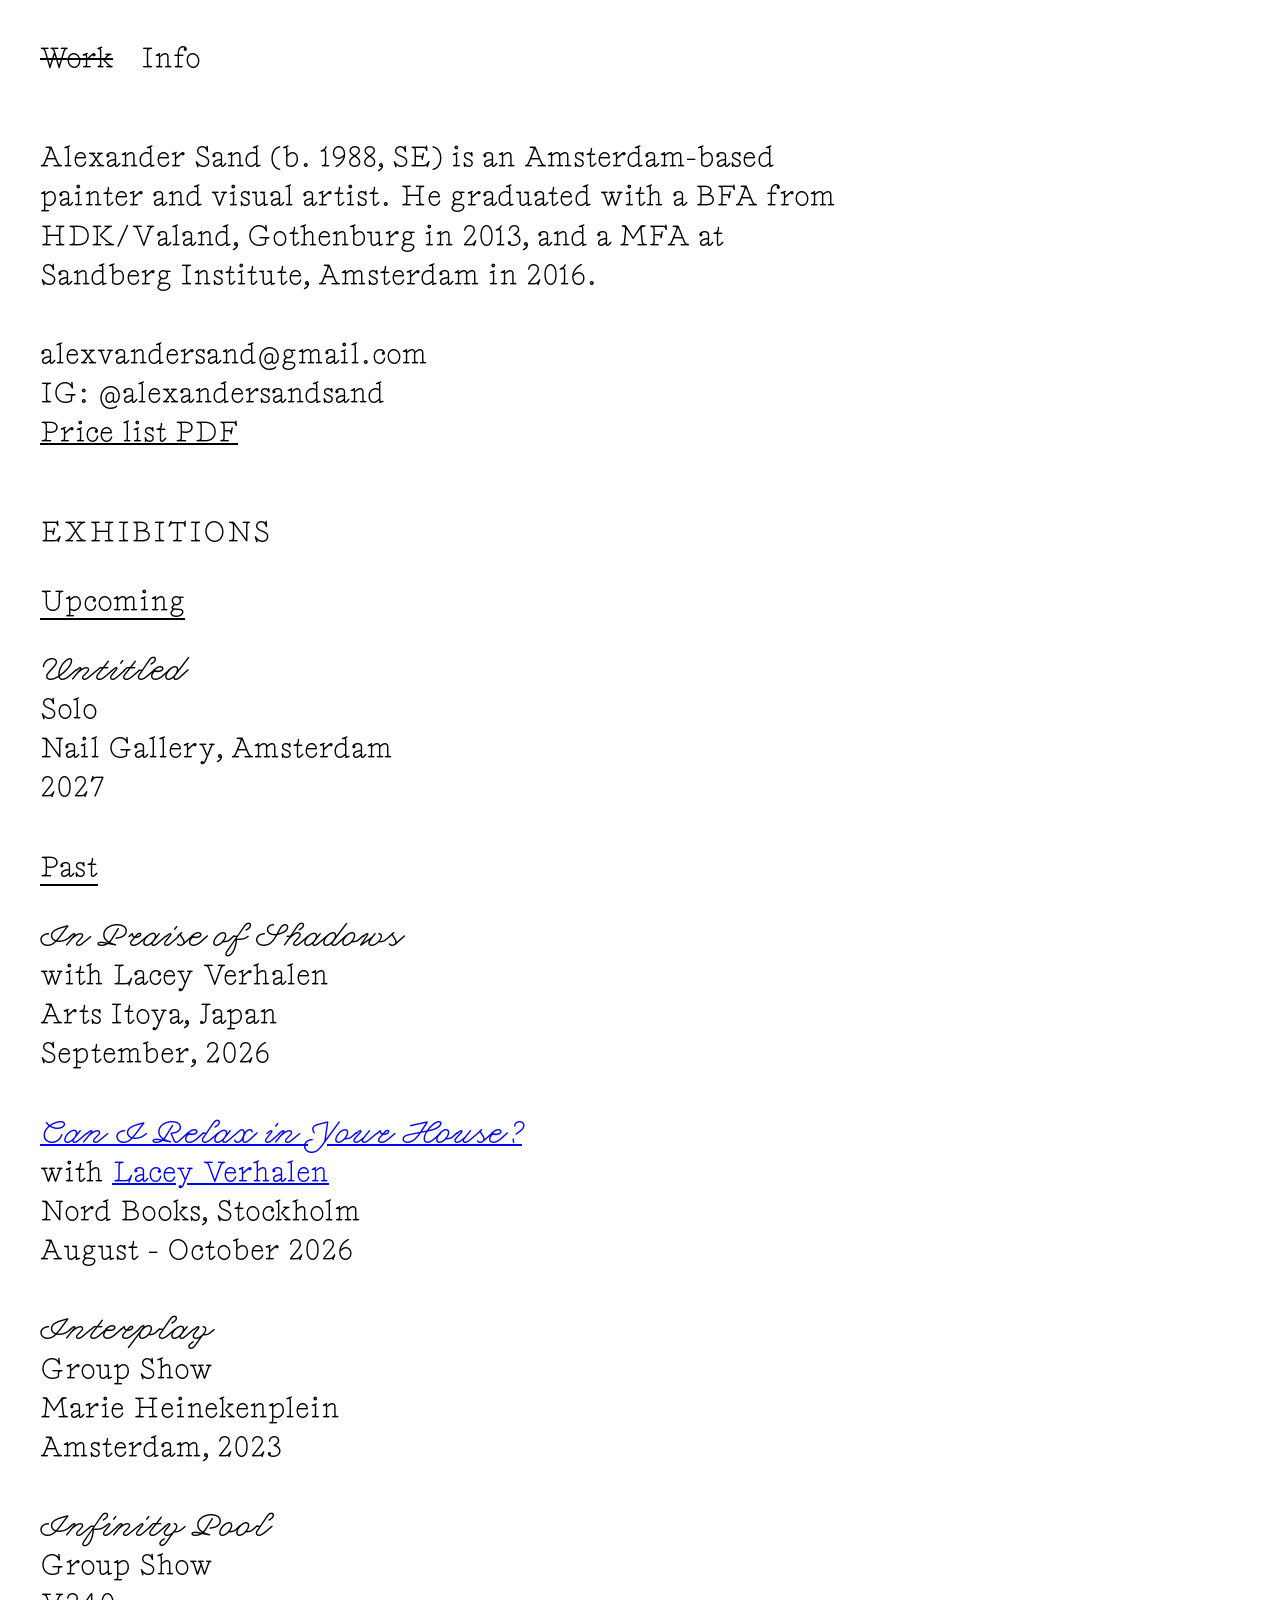
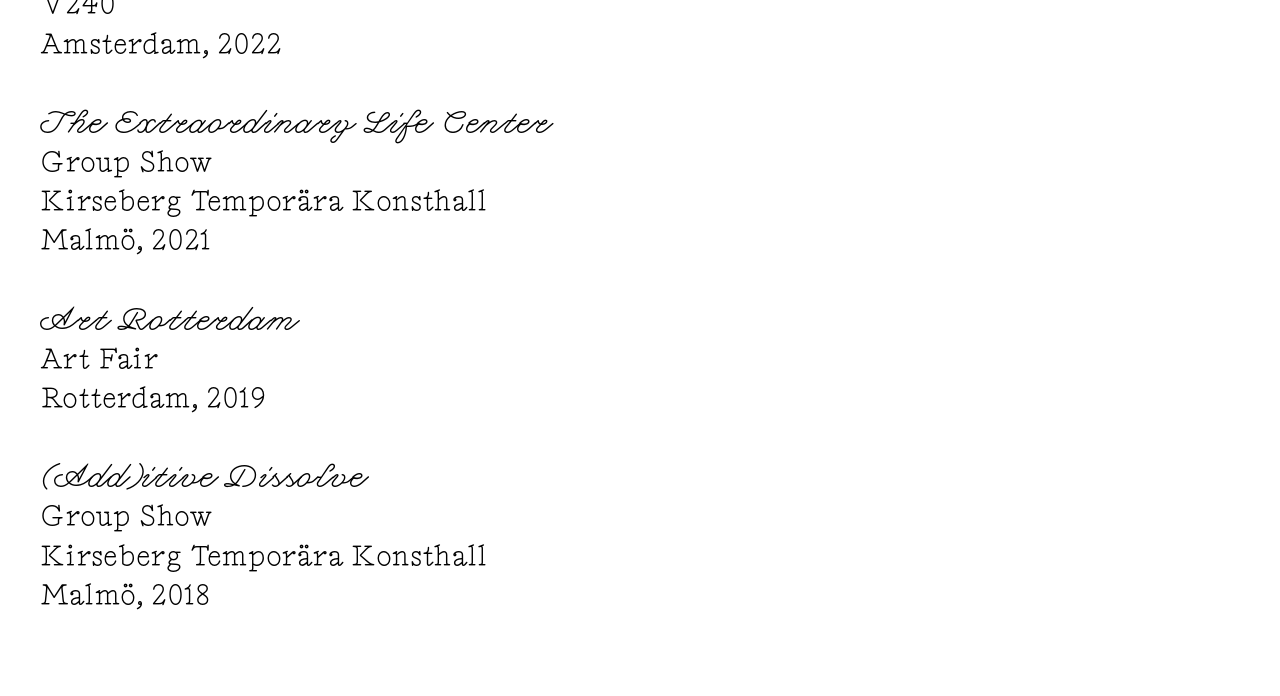
<file: info.html>
<!DOCTYPE html>
<html lang="en">
<head>
  <meta charset="UTF-8">
  <meta name="viewport" content="width=device-width, initial-scale=1.0">
  <title>Alexander Sand - Info</title>
  <link rel="stylesheet" href="styles.css">
</head>
<body>

  <nav>
    <a href="index.html" class="crossed-out">Work</a>
    <a href="info.html">Info</a>
  </nav>

  <main class="info-content">
    
    <div class="bio-text">
      Alexander Sand (b. 1988, SE) is an Amsterdam-based painter and visual artist. 
      He graduated with a BFA from HDK/Valand, Gothenburg in 2013, and a MFA at 
      Sandberg Institute, Amsterdam in 2016.
    </div>

<div class="contact-info">
  alexvandersand@gmail.com<br>
  IG: <a href="https://www.instagram.com/alexandersandsand/" target="_blank" style="color: inherit; text-decoration: none;">@alexandersandsand</a><br>
  <a href="https://stillinamsterdam.github.io/site/price-list-alexander-sand.pdf" target="_blank" style="color: inherit; text-decoration: underline;">Price list PDF</a>
</div>

    <div class="exhibition-section">
      <h2>Exhibitions</h2>

      <div class="exhibition-type">Upcoming</div>

        <div class="exhibition-item">
        <p><em class="italic-font">Untitled</em></p>
        <p>Solo</p>
        <p>Nail Gallery, Amsterdam</p>
        <p>2027</p>
      </div>

      <div class="exhibition-type">Past</div>

       <div class="exhibition-item">
    <div class="exhibition-item">
        <p><em class="italic-font">In Praise of Shadows</em></p>
        <p>with Lacey Verhalen</p>
        <p>Arts Itoya, Japan</p>
        <p>September, 2026</p>
      </div>

      <div class="exhibition-item">
  <p><a href="can-I-relax.html"><em class="italic-font">Can I Relax in Your House?</em></a></p>
  <p>with <a href="http://www.laceyverhalen.com" target="_blank" rel="noopener noreferrer">Lacey Verhalen</a></p>
  <p>Nord Books, Stockholm</p>
  <p>August - October 2026</p>
</div>

      <div class="exhibition-item">
        <p><em class="italic-font">Interplay</em></p>
        <p>Group Show</p>
        <p>Marie Heinekenplein</p>
        <p>Amsterdam, 2023</p>
      </div>
    </div>

        <div class="exhibition-item">
        <p><em class="italic-font">Infinity Pool</em></p>
        <p>Group Show</p>
        <p>V240</p>
        <p>Amsterdam, 2022</p>
      </div>
    </div>

        <div class="exhibition-item">
        <p><em class="italic-font">The Extraordinary Life Center</em></p>
        <p>Group Show</p>
        <p>Kirseberg Temporära Konsthall</p>
        <p>Malmö, 2021</p>
      </div>
    </div>

       <div class="exhibition-item">
        <p><em class="italic-font">Art Rotterdam</em></p>
        <p>Art Fair</p>
        <p>Rotterdam, 2019</p>
      </div>
    </div>

      <div class="exhibition-item">
        <p><em class="italic-font">(Add)itive Dissolve</em></p>
        <p>Group Show</p>
        <p>Kirseberg Temporära Konsthall</p>
        <p>Malmö, 2018</p>
      </div>
    </div>

  </main>

<script>
  // Target layout elements AND text-formatting elements like em, i, and .italic-font
  const textContainers = document.querySelectorAll('nav a, .section-title, .year-heading, .bio-text, .contact-info, .exhibition-section h2, .exhibition-type, .exhibition-item p, .artwork-caption, em, i, .italic-font');

  textContainers.forEach(container => {
    Array.from(container.childNodes).forEach(node => {
      // Process text nodes directly inside targeted elements safely
      if (node.nodeType === Node.TEXT_NODE && node.textContent.trim() !== '') {
        // Splits by words while capturing spaces to preserve formatting
        const words = node.textContent.split(/(\s+)/);
        
        const spanWords = words.map(word => {
          // If it's a space or whitespace, keep it as-is without a span
          if (word.trim() === '') return word;
          // Wrap individual words in the hover-word class
          return `<span class="hover-word">${word}</span>`;
        });
        
        const placeholder = document.createElement('span');
        placeholder.innerHTML = spanWords.join('');
        node.parentNode.insertBefore(placeholder, node);
        node.parentNode.removeChild(node);
      }
    });
  });

  // Assign the random color on hover
  document.addEventListener('mouseover', function(e) {
    if (e.target.classList.contains('hover-word')) {
      const randomColor = '#' + Math.floor(Math.random()*16777215).toString(16).padStart(6, '0');
      e.target.style.color = randomColor;
    }
  });

  // Reset the color when moving away
  document.addEventListener('mouseout', function(e) {
    if (e.target.classList.contains('hover-word')) {
      e.target.style.color = '';
    }
  });
</script>
</body>
</html>
</file>
<file: styles.css>
/* --- Typography Setup --- */
@font-face {
  font-family: 'Edition Contextual';
  src: url('EditionContextualUnlicensed-50.woff') format('woff');
  font-weight: normal;
  font-style: normal;
}

@font-face {
  font-family: 'Edition Scriptual';
  src: url('EditionScriptualUnlicensed-50.woff') format('woff');
  font-weight: normal;
  font-style: italic;
}

/* --- Global Styles --- */
body {
  font-family: 'Edition Contextual', serif;
  font-size: 28px;
  line-height: 1.4;
  color: #000000;
  margin: 0;
  padding: 40px;
  background-color: #ffffff;
}

em, i, .italic-font {
  font-family: 'Edition Scriptual', cursive;
  font-style: italic;
  font-size: 28px;
}

/* --- Global Link Styles (Excluding Menu) --- */
a:not(nav a) {
  color: #0000FF;
  text-decoration: underline;
}

/* Default state for link text; allows JS hover color to override when hovered */
a:not(nav a) .hover-word,
a:not(nav a).hover-word {
  color: #0000FF;
  cursor: pointer;
}

/* --- Navigation --- */
nav {
  margin-bottom: 60px;
}

nav a {
  font-size: 28px;
  text-decoration: none;
  color: #000000;
  margin-right: 20px;
}

nav a .hover-word {
  color: #000000;
}

nav a.crossed-out {
  text-decoration: line-through;
}

/* --- Content Layout --- */
.section-title {
  margin-bottom: 10px;
}

.year-heading {
  margin-bottom: 40px;
}

/* --- Portfolio Work Page --- */
.portfolio-container {
  max-width: 600px;
  margin-top: 40px;
}

.artwork-item {
  margin-bottom: 60px;
  display: flex;
  flex-direction: column;
}

.artwork-item img {
  width: 100%;
  height: auto;
  display: block;
}

.artwork-caption {
  font-size: 18px;
  text-align: center;
  margin-top: 20px;
  line-height: 1.3;
}

/* --- Info Page Specifics --- */
.info-content {
  max-width: 800px;
}

.bio-text {
  margin-bottom: 40px;
}

.contact-info {
  margin-bottom: 60px;
}

.exhibition-section h2 {
  font-size: 28px;
  font-weight: normal;
  text-transform: uppercase;
  margin: 0 0 30px 0;
  letter-spacing: 1px;
}

.exhibition-type {
  text-decoration: underline;
  text-underline-offset: 8px;
  text-decoration-skip-ink: auto;
  margin-bottom: 30px;
}

.exhibition-item {
  margin-bottom: 40px;
}

.exhibition-item p {
  margin: 0;
}

/* --- Hover Word Effect --- */
.hover-word {
  transition: color 0.15s ease;
  cursor: default;
}

/* --- Mobile Responsive Rules --- */
@media (max-width: 768px) {
  body {
    padding: 24px 20px; 
    font-size: 20px;
  }

  nav a {
    font-size: 20px;
  }

  em, i, .italic-font {
    font-size: 20px;
  }

  .exhibition-section h2 {
    font-size: 20px;
  }

  nav {
    margin-bottom: 40px;
  }

  .artwork-caption {
    font-size: 12px;
    margin-top: 14px;
  }
  
  .portfolio-container {
    max-width: 100%; 
  }
}
</file>
